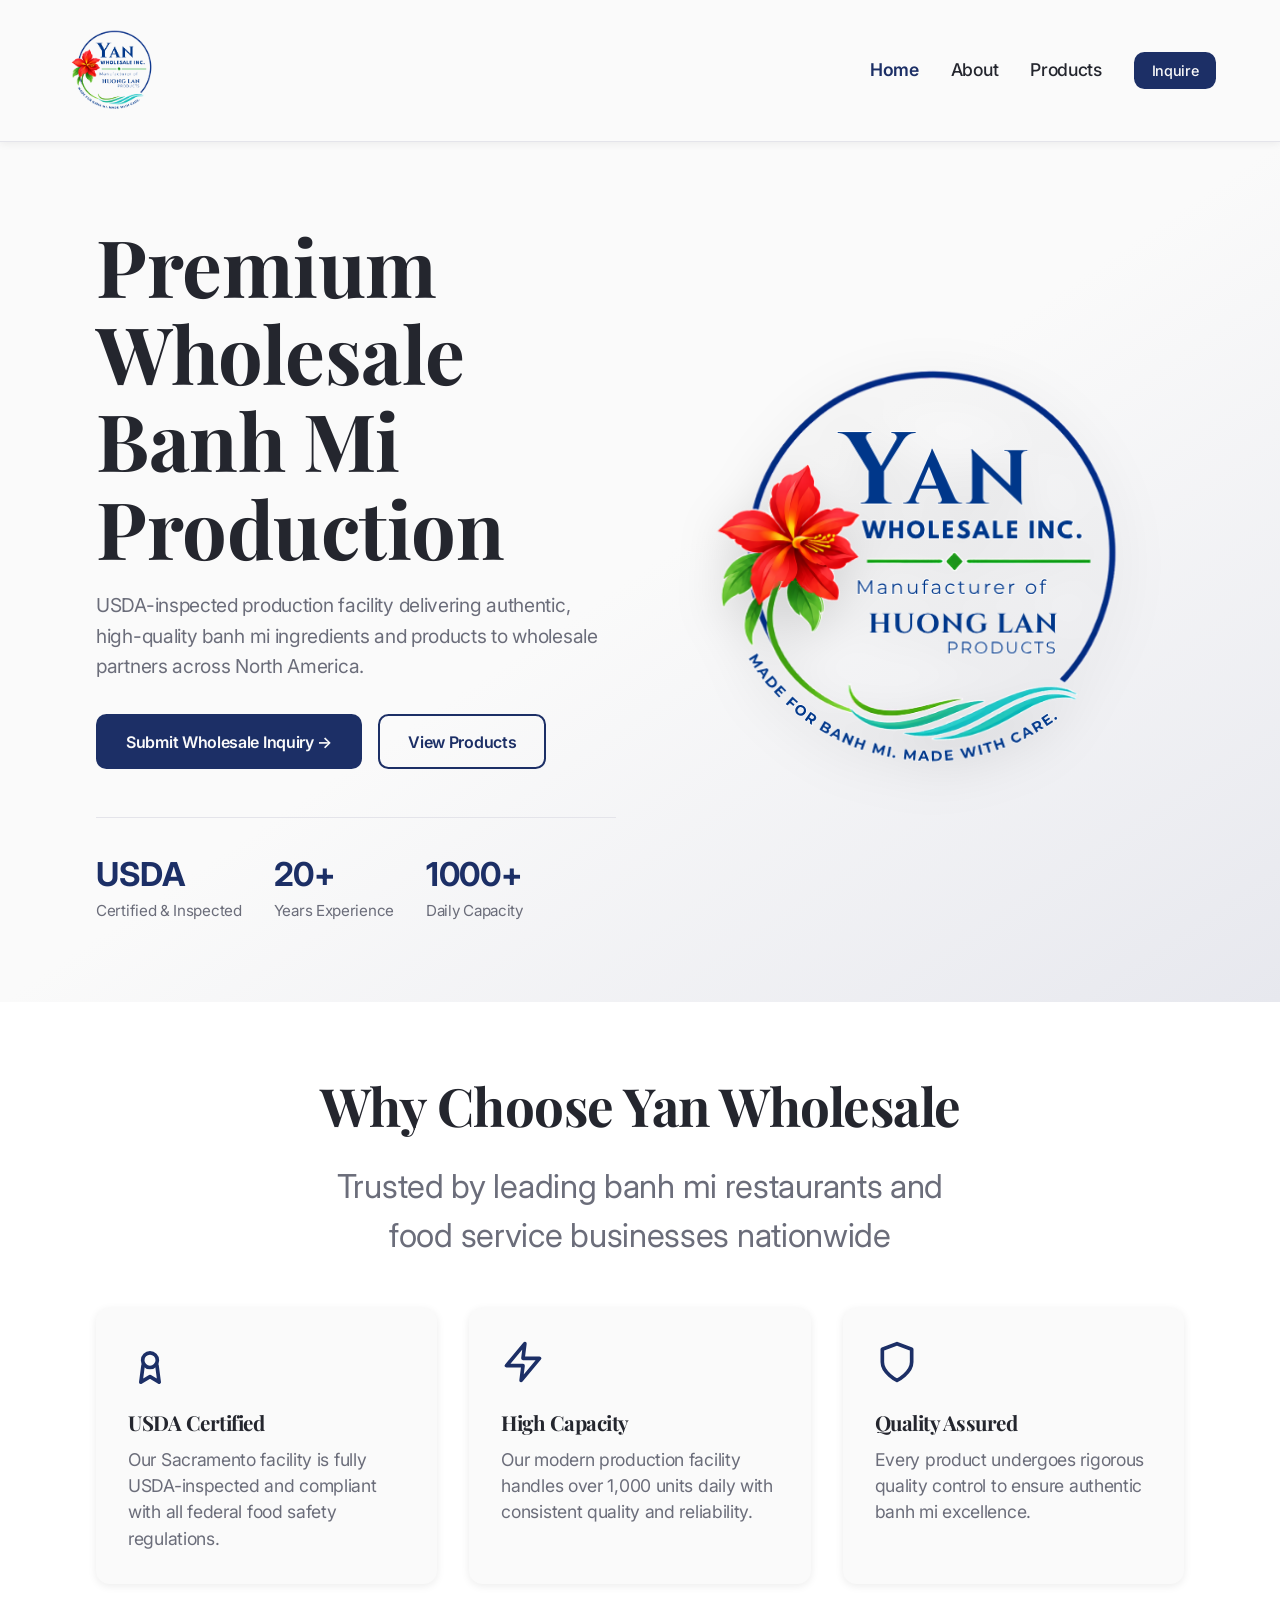
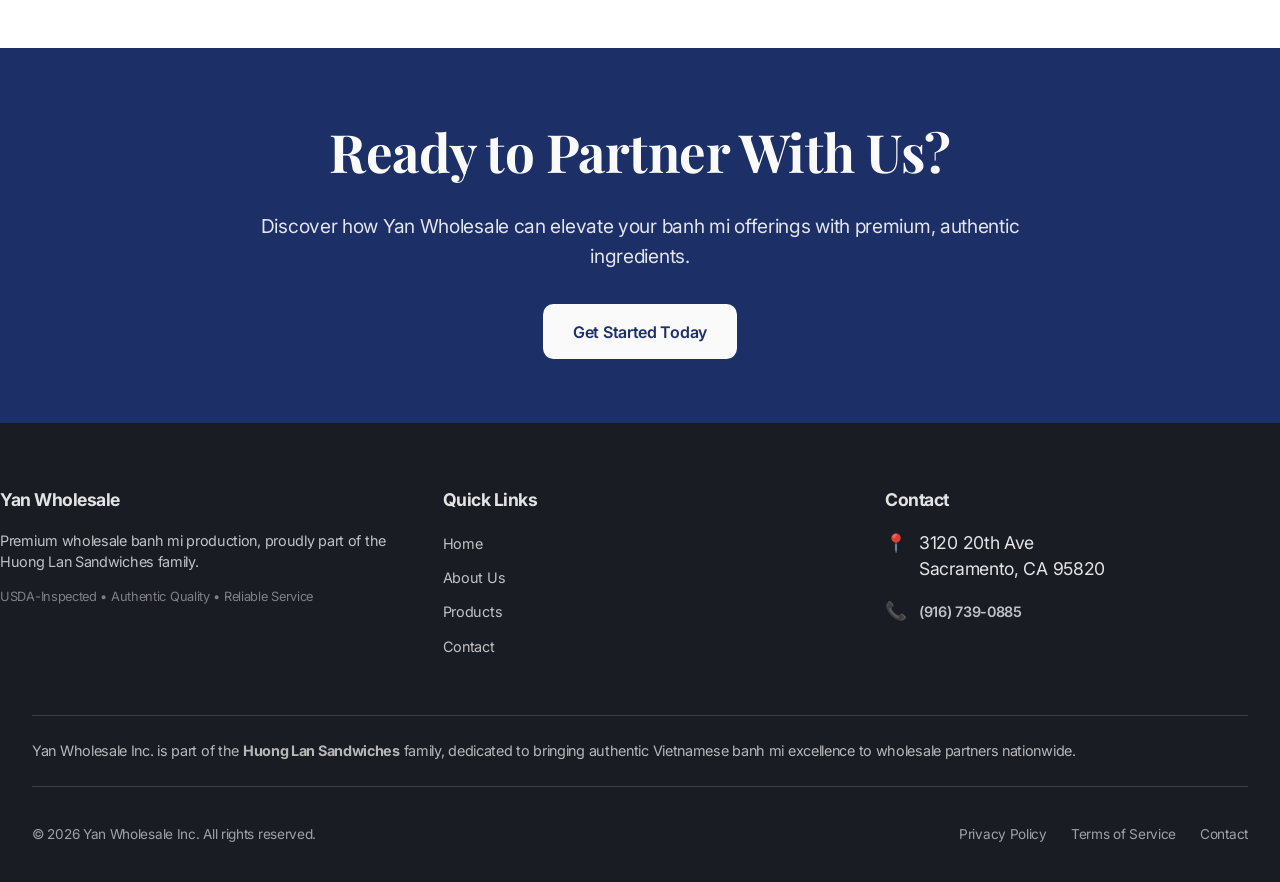
<file: index.html>
<!DOCTYPE html>
<html lang="en">
<head>
<meta charset="UTF-8">
<meta name="viewport" content="width=device-width, initial-scale=1.0">
<title>Yan Wholesale Inc. - Premium Wholesale Banh Mi Production</title>
<meta name="description" content="USDA-inspected production facility delivering authentic, high-quality banh mi ingredients and products to wholesale partners across North America.">
<link rel="icon" href="images/yan-logo.png">
<link rel="stylesheet" href="css/style.css">
</head>
<body>

<nav class="site-nav">
  <div class="container container-6xl nav-inner">
    <a href="index.html" class="logo"><img src="images/yan-logo.png" alt="Yan Wholesale Inc."></a>
    <div class="nav-links">
      <a href="index.html" class="active">Home</a>
      <a href="about.html">About</a>
      <a href="products.html">Products</a>
      <a href="contact.html" class="inquire">Inquire</a>
    </div>
    <button class="nav-toggle" aria-label="Toggle menu">&#9776;</button>
  </div>
  <div class="mobile-menu">
    <a href="index.html" class="active">Home</a>
    <a href="about.html">About</a>
    <a href="products.html">Products</a>
    <a href="contact.html">Inquire</a>
  </div>
</nav>

<section class="hero">
  <div class="container container-6xl hero-grid">
    <div class="hero-text">
      <h1 class="text-hero">Premium Wholesale Banh Mi Production</h1>
      <p class="lead">USDA-inspected production facility delivering authentic, high-quality banh mi ingredients and products to wholesale partners across North America.</p>
      <div style="display:flex; flex-wrap:wrap; gap:1rem; margin-top:2rem;">
        <a href="contact.html" class="btn btn-primary">Submit Wholesale Inquiry &rarr;</a>
        <a href="products.html" class="btn btn-outline">View Products</a>
      </div>
    </div>
    <div class="hero-logo">
      <img src="images/yan-logo.png" alt="Yan Wholesale Logo">
    </div>
    <div class="stats">
      <div>
        <div class="num">USDA</div>
        <div class="label">Certified &amp; Inspected</div>
      </div>
      <div>
        <div class="num">20+</div>
        <div class="label">Years Experience</div>
      </div>
      <div>
        <div class="num">1000+</div>
        <div class="label">Daily Capacity</div>
      </div>
    </div>
  </div>
</section>

<section class="section section-card">
  <div class="container container-6xl">
    <div style="text-align:center; margin-bottom:2rem;">
      <h2 class="section-title">Why Choose Yan Wholesale</h2>
      <p class="section-subtitle" style="margin:0 auto;">Trusted by leading banh mi restaurants and food service businesses nationwide</p>
    </div>
    <div class="cards-3">
      <div class="feature-card">
        <svg class="feature-icon" fill="none" stroke="currentColor" stroke-width="2" viewBox="0 0 24 24"><path stroke-linecap="round" stroke-linejoin="round" d="M12 15a4 4 0 100-8 4 4 0 000 8z"/><path stroke-linecap="round" stroke-linejoin="round" d="M8.21 13.89L7 23l5-3 5 3-1.21-9.12"/></svg>
        <h3>USDA Certified</h3>
        <p>Our Sacramento facility is fully USDA-inspected and compliant with all federal food safety regulations.</p>
      </div>
      <div class="feature-card">
        <svg class="feature-icon" fill="none" stroke="currentColor" stroke-width="2" viewBox="0 0 24 24"><path stroke-linecap="round" stroke-linejoin="round" d="M13 2L3 14h9l-1 8 10-12h-9l1-8z"/></svg>
        <h3>High Capacity</h3>
        <p>Our modern production facility handles over 1,000 units daily with consistent quality and reliability.</p>
      </div>
      <div class="feature-card">
        <svg class="feature-icon" fill="none" stroke="currentColor" stroke-width="2" viewBox="0 0 24 24"><path stroke-linecap="round" stroke-linejoin="round" d="M12 22s8-4 8-10V5l-8-3-8 3v7c0 6 8 10 8 10z"/></svg>
        <h3>Quality Assured</h3>
        <p>Every product undergoes rigorous quality control to ensure authentic banh mi excellence.</p>
      </div>
    </div>
  </div>
</section>

<section class="section section-primary" style="text-align:center;">
  <div class="container container-4xl">
    <h2 class="section-title">Ready to Partner With Us?</h2>
    <p class="lead" style="color:rgba(250,250,250,0.9); margin-bottom:2rem;">Discover how Yan Wholesale can elevate your banh mi offerings with premium, authentic ingredients.</p>
    <a href="contact.html" class="btn btn-light">Get Started Today</a>
  </div>
</section>

<footer class="site-footer">
  <div class="container footer-grid">
    <div>
      <h3>Yan Wholesale</h3>
      <p>Premium wholesale banh mi production, proudly part of the Huong Lan Sandwiches family.</p>
      <p style="opacity:0.6; font-size:0.8rem;">USDA-Inspected &bull; Authentic Quality &bull; Reliable Service</p>
    </div>
    <div>
      <h3>Quick Links</h3>
      <ul>
        <li><a href="index.html">Home</a></li>
        <li><a href="about.html">About Us</a></li>
        <li><a href="products.html">Products</a></li>
        <li><a href="contact.html">Contact</a></li>
      </ul>
    </div>
    <div>
      <h3>Contact</h3>
      <div class="footer-contact-item">
        <span>📍</span>
        <div>3120 20th Ave<br>Sacramento, CA 95820</div>
      </div>
      <div class="footer-contact-item">
        <span>📞</span>
        <div>
          <div><a href="tel:+19167390885" style="font-weight:600;">(916) 739-0885</a></div>
        </div>
      </div>
    </div>
  </div>
  <div class="container">
    <div class="footer-note">Yan Wholesale Inc. is part of the <strong>Huong Lan Sandwiches</strong> family, dedicated to bringing authentic Vietnamese banh mi excellence to wholesale partners nationwide.</div>
    <div class="footer-bottom">
      <p>&copy; 2026 Yan Wholesale Inc. All rights reserved.</p>
      <div class="links">
        <a href="#">Privacy Policy</a>
        <a href="#">Terms of Service</a>
        <a href="contact.html">Contact</a>
      </div>
    </div>
  </div>
</footer>

<script src="js/main.js"></script>
</body>
</html>
</file>
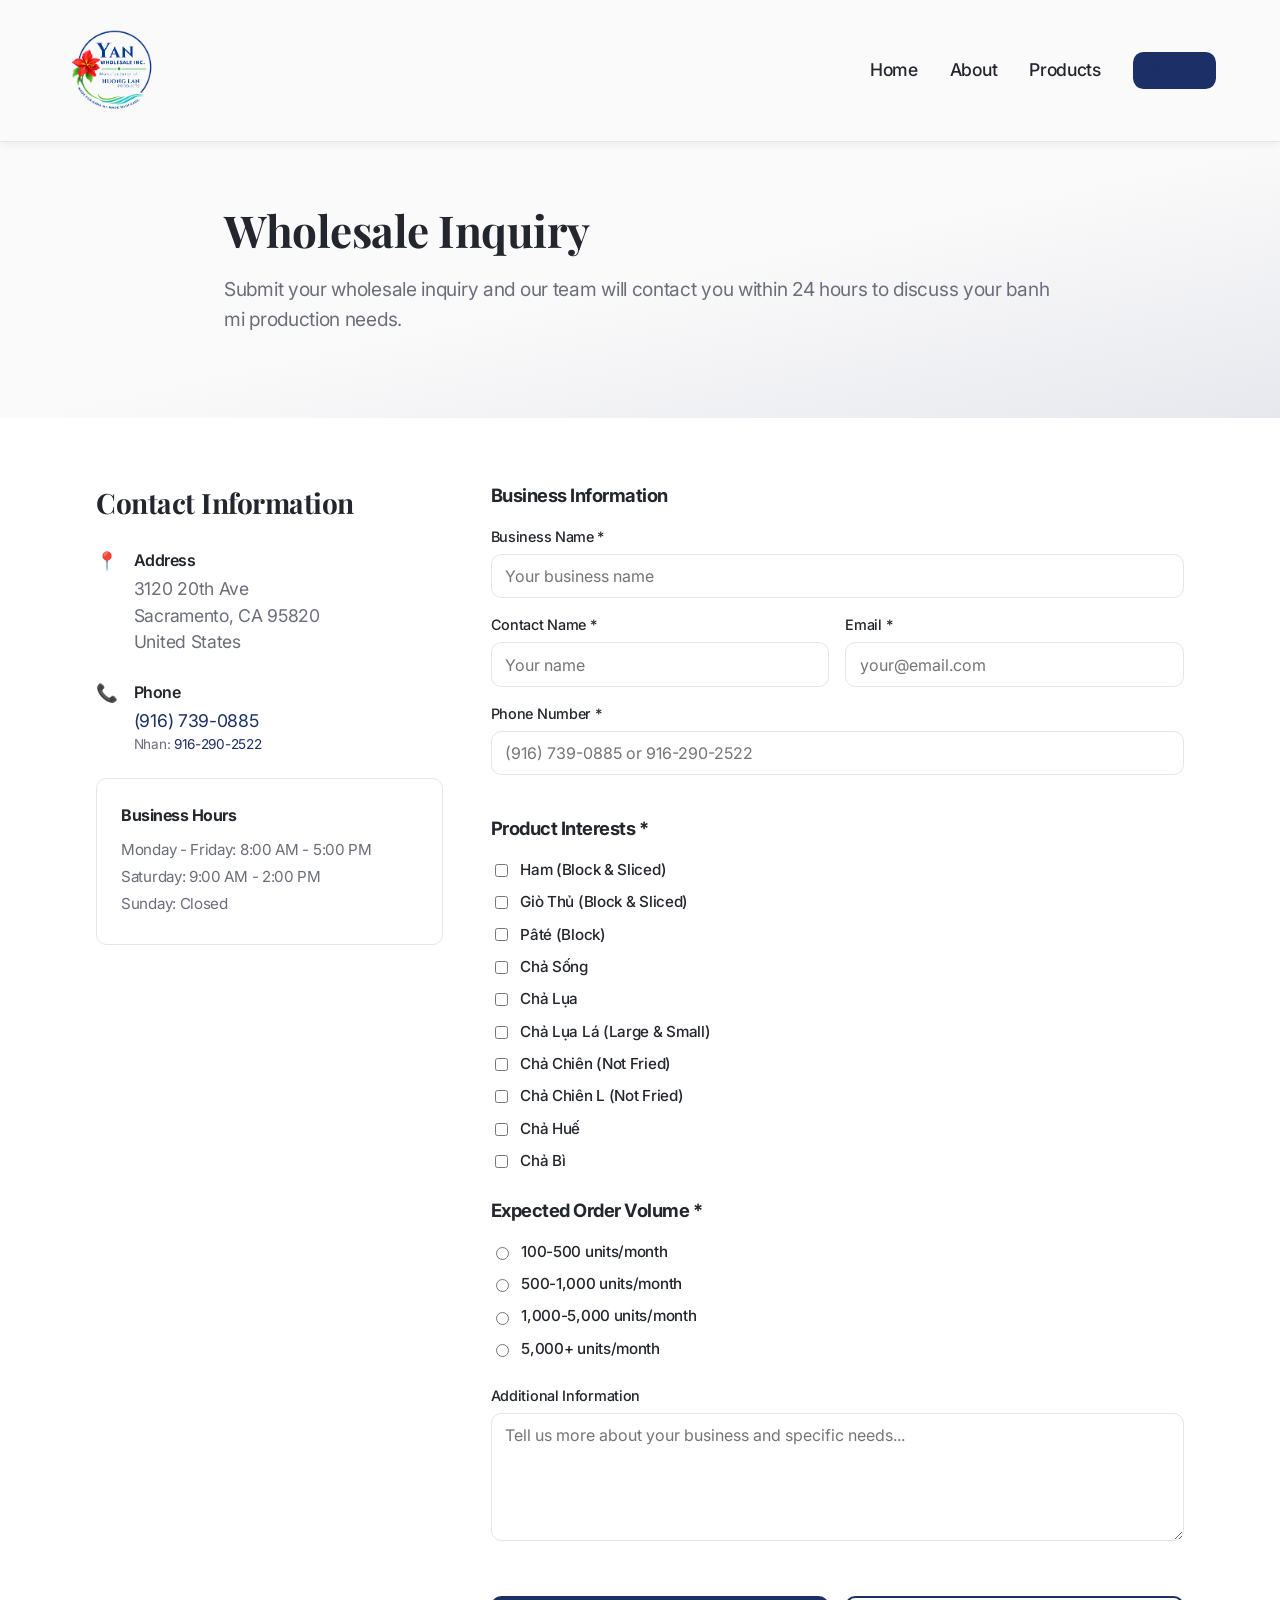
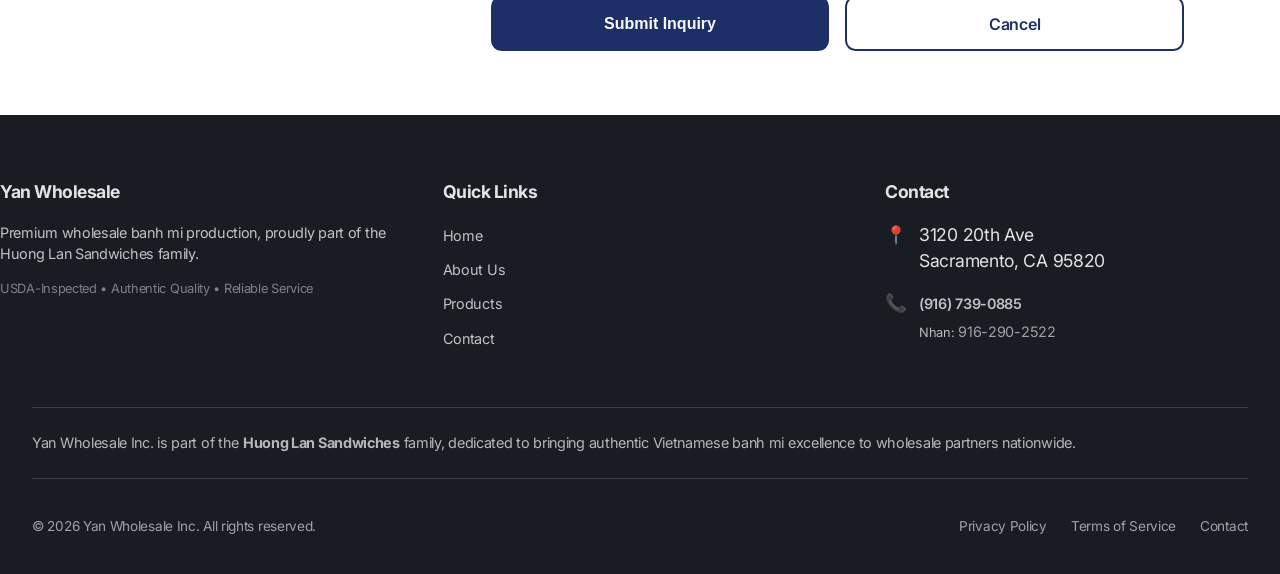
<file: contact.html>
<!DOCTYPE html>
<html lang="en">
<head>
<meta charset="UTF-8">
<meta name="viewport" content="width=device-width, initial-scale=1.0">
<title>Wholesale Inquiry - Yan Wholesale Inc.</title>
<link rel="icon" href="images/yan-logo.png">
<link rel="stylesheet" href="css/style.css">
</head>
<body>

<nav class="site-nav">
  <div class="container container-6xl nav-inner">
    <a href="index.html" class="logo"><img src="images/yan-logo.png" alt="Yan Wholesale Inc."></a>
    <div class="nav-links">
      <a href="index.html">Home</a>
      <a href="about.html">About</a>
      <a href="products.html">Products</a>
      <a href="contact.html" class="inquire active">Inquire</a>
    </div>
    <button class="nav-toggle" aria-label="Toggle menu">&#9776;</button>
  </div>
  <div class="mobile-menu">
    <a href="index.html">Home</a>
    <a href="about.html">About</a>
    <a href="products.html">Products</a>
    <a href="contact.html" class="active">Inquire</a>
  </div>
</nav>

<section class="hero" style="padding: 4rem 0;">
  <div class="container container-4xl">
    <h1 class="text-hero" style="font-size:2.75rem;">Wholesale Inquiry</h1>
    <p class="lead" style="font-size:1.2rem;">Submit your wholesale inquiry and our team will contact you within 24 hours to discuss your banh mi production needs.</p>
  </div>
</section>

<section class="section section-card">
  <div class="container container-6xl contact-grid">

    <!-- Contact Info -->
    <div>
      <h2 class="section-title" style="font-size:1.75rem; margin-bottom:1.5rem;">Contact Information</h2>

      <div class="contact-item">
        <span class="icon">📍</span>
        <div>
          <h3>Address</h3>
          <p>3120 20th Ave<br>Sacramento, CA 95820<br>United States</p>
        </div>
      </div>

      <div class="contact-item">
        <span class="icon">📞</span>
        <div>
          <h3>Phone</h3>
          <p><a href="tel:+19167390885">(916) 739-0885</a></p>
          <p style="font-size:0.85rem;">Nhan: <a href="tel:+19162902522">916-290-2522</a></p>
        </div>
      </div>

      <div class="hours-box">
        <h3>Business Hours</h3>
        <p>Monday - Friday: 8:00 AM - 5:00 PM</p>
        <p>Saturday: 9:00 AM - 2:00 PM</p>
        <p>Sunday: Closed</p>
      </div>
    </div>

    <!-- Form -->
    <div>
      <!--
        This form uses FormSubmit.co so it works with NO backend/server (works on GitHub Pages or GoDaddy).
        Replace "YOUR-EMAIL@example.com" below with the email you want inquiries sent to.
        The first submission will send a confirmation link to that inbox -- click it once to activate.
      -->
      <form class="inquiry" action="https://formsubmit.co/admin@yanwholesale.com" method="POST">
        <input type="hidden" name="_subject" value="New Wholesale Inquiry - Yan Wholesale">
        <input type="hidden" name="_captcha" value="false">
        <input type="hidden" name="_next" value="thank-you.html">

        <div>
          <h3 style="font-family:'Inter',sans-serif; font-size:1.15rem; margin-bottom:1rem;">Business Information</h3>
          <div class="form-group">
            <label for="businessName">Business Name *</label>
            <input type="text" id="businessName" name="Business Name" placeholder="Your business name" required>
          </div>
          <div class="form-row">
            <div class="form-group">
              <label for="contactName">Contact Name *</label>
              <input type="text" id="contactName" name="Contact Name" placeholder="Your name" required>
            </div>
            <div class="form-group">
              <label for="email">Email *</label>
              <input type="email" id="email" name="Email" placeholder="your@email.com" required>
            </div>
          </div>
          <div class="form-group">
            <label for="phone">Phone Number *</label>
            <input type="tel" id="phone" name="Phone" placeholder="(916) 739-0885 or 916-290-2522" required>
          </div>
        </div>

        <div>
          <h3 style="font-family:'Inter',sans-serif; font-size:1.15rem; margin-bottom:1rem;">Product Interests *</h3>
          <div class="checkbox-list">
            <label><input type="checkbox" name="Product Interests[]" value="Ham (Block & Sliced)"> Ham (Block &amp; Sliced)</label>
            <label><input type="checkbox" name="Product Interests[]" value="Gio Thu (Block & Sliced)"> Giò Thủ (Block &amp; Sliced)</label>
            <label><input type="checkbox" name="Product Interests[]" value="Pate (Block)"> Pâté (Block)</label>
            <label><input type="checkbox" name="Product Interests[]" value="Cha Song"> Chả Sống</label>
            <label><input type="checkbox" name="Product Interests[]" value="Cha Lua"> Chả Lụa</label>
            <label><input type="checkbox" name="Product Interests[]" value="Cha Lua La (Large & Small)"> Chả Lụa Lá (Large &amp; Small)</label>
            <label><input type="checkbox" name="Product Interests[]" value="Cha Chien (Not Fried)"> Chả Chiên (Not Fried)</label>
            <label><input type="checkbox" name="Product Interests[]" value="Cha Chien L (Not Fried)"> Chả Chiên L (Not Fried)</label>
            <label><input type="checkbox" name="Product Interests[]" value="Cha Hue"> Chả Huế</label>
            <label><input type="checkbox" name="Product Interests[]" value="Cha Bi"> Chả Bì</label>
          </div>
        </div>

        <div>
          <h3 style="font-family:'Inter',sans-serif; font-size:1.15rem; margin-bottom:1rem;">Expected Order Volume *</h3>
          <div class="radio-list">
            <label><input type="radio" name="Order Volume" value="100-500 units/month" required> 100-500 units/month</label>
            <label><input type="radio" name="Order Volume" value="500-1,000 units/month"> 500-1,000 units/month</label>
            <label><input type="radio" name="Order Volume" value="1,000-5,000 units/month"> 1,000-5,000 units/month</label>
            <label><input type="radio" name="Order Volume" value="5,000+ units/month"> 5,000+ units/month</label>
          </div>
        </div>

        <div class="form-group">
          <label for="additionalInfo">Additional Information</label>
          <textarea id="additionalInfo" name="Additional Information" placeholder="Tell us more about your business and specific needs..."></textarea>
        </div>

        <div class="form-actions">
          <button type="submit" class="btn btn-primary">Submit Inquiry</button>
          <a href="index.html" class="btn btn-outline">Cancel</a>
        </div>
      </form>
    </div>

  </div>
</section>

<footer class="site-footer">
  <div class="container footer-grid">
    <div>
      <h3>Yan Wholesale</h3>
      <p>Premium wholesale banh mi production, proudly part of the Huong Lan Sandwiches family.</p>
      <p style="opacity:0.6; font-size:0.8rem;">USDA-Inspected &bull; Authentic Quality &bull; Reliable Service</p>
    </div>
    <div>
      <h3>Quick Links</h3>
      <ul>
        <li><a href="index.html">Home</a></li>
        <li><a href="about.html">About Us</a></li>
        <li><a href="products.html">Products</a></li>
        <li><a href="contact.html">Contact</a></li>
      </ul>
    </div>
    <div>
      <h3>Contact</h3>
      <div class="footer-contact-item">
        <span>📍</span>
        <div>3120 20th Ave<br>Sacramento, CA 95820</div>
      </div>
      <div class="footer-contact-item">
        <span>📞</span>
        <div>
          <div><a href="tel:+19167390885" style="font-weight:600;">(916) 739-0885</a></div>
          <div style="font-size:0.8rem; opacity:0.8; margin-top:0.25rem;">Nhan: <a href="tel:+19162902522">916-290-2522</a></div>
        </div>
      </div>
    </div>
  </div>
  <div class="container">
    <div class="footer-note">Yan Wholesale Inc. is part of the <strong>Huong Lan Sandwiches</strong> family, dedicated to bringing authentic Vietnamese banh mi excellence to wholesale partners nationwide.</div>
    <div class="footer-bottom">
      <p>&copy; 2026 Yan Wholesale Inc. All rights reserved.</p>
      <div class="links">
        <a href="#">Privacy Policy</a>
        <a href="#">Terms of Service</a>
        <a href="contact.html">Contact</a>
      </div>
    </div>
  </div>
</footer>

<script src="js/main.js"></script>
</body>
</html>
</file>
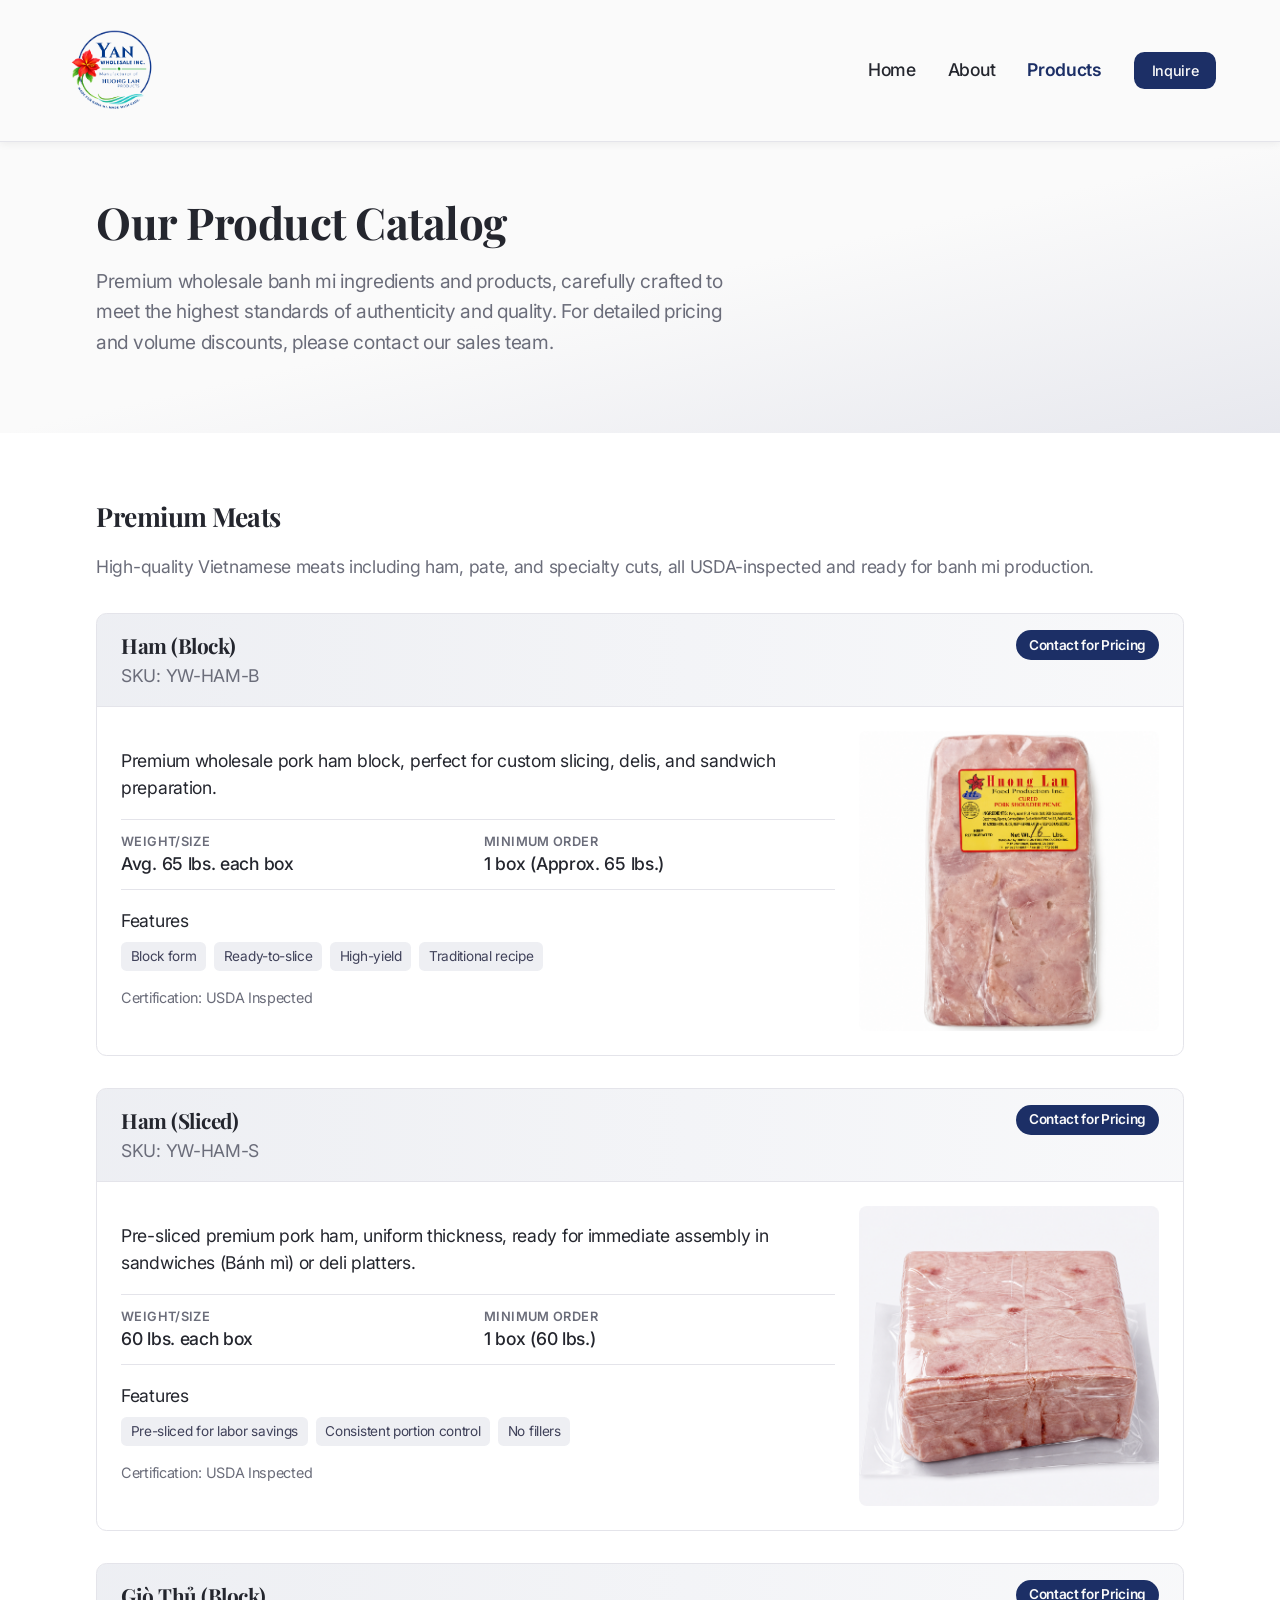
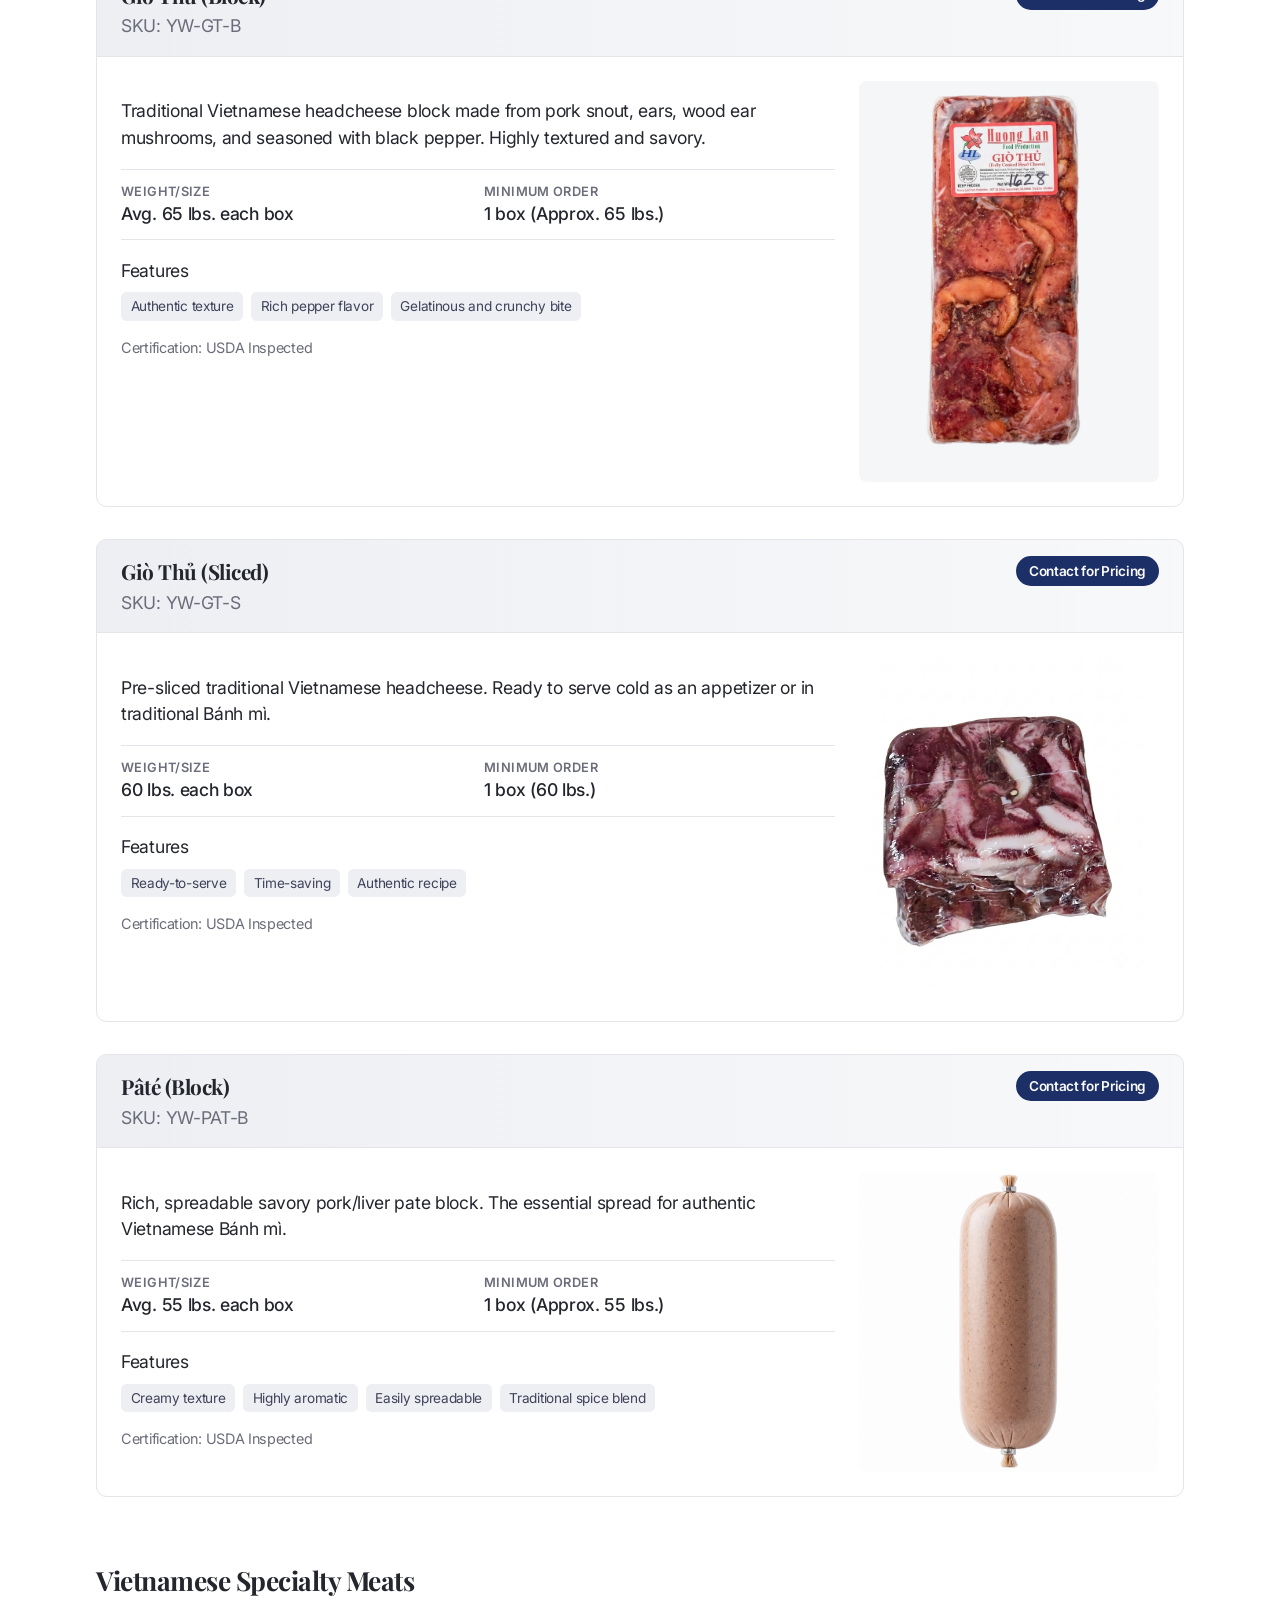
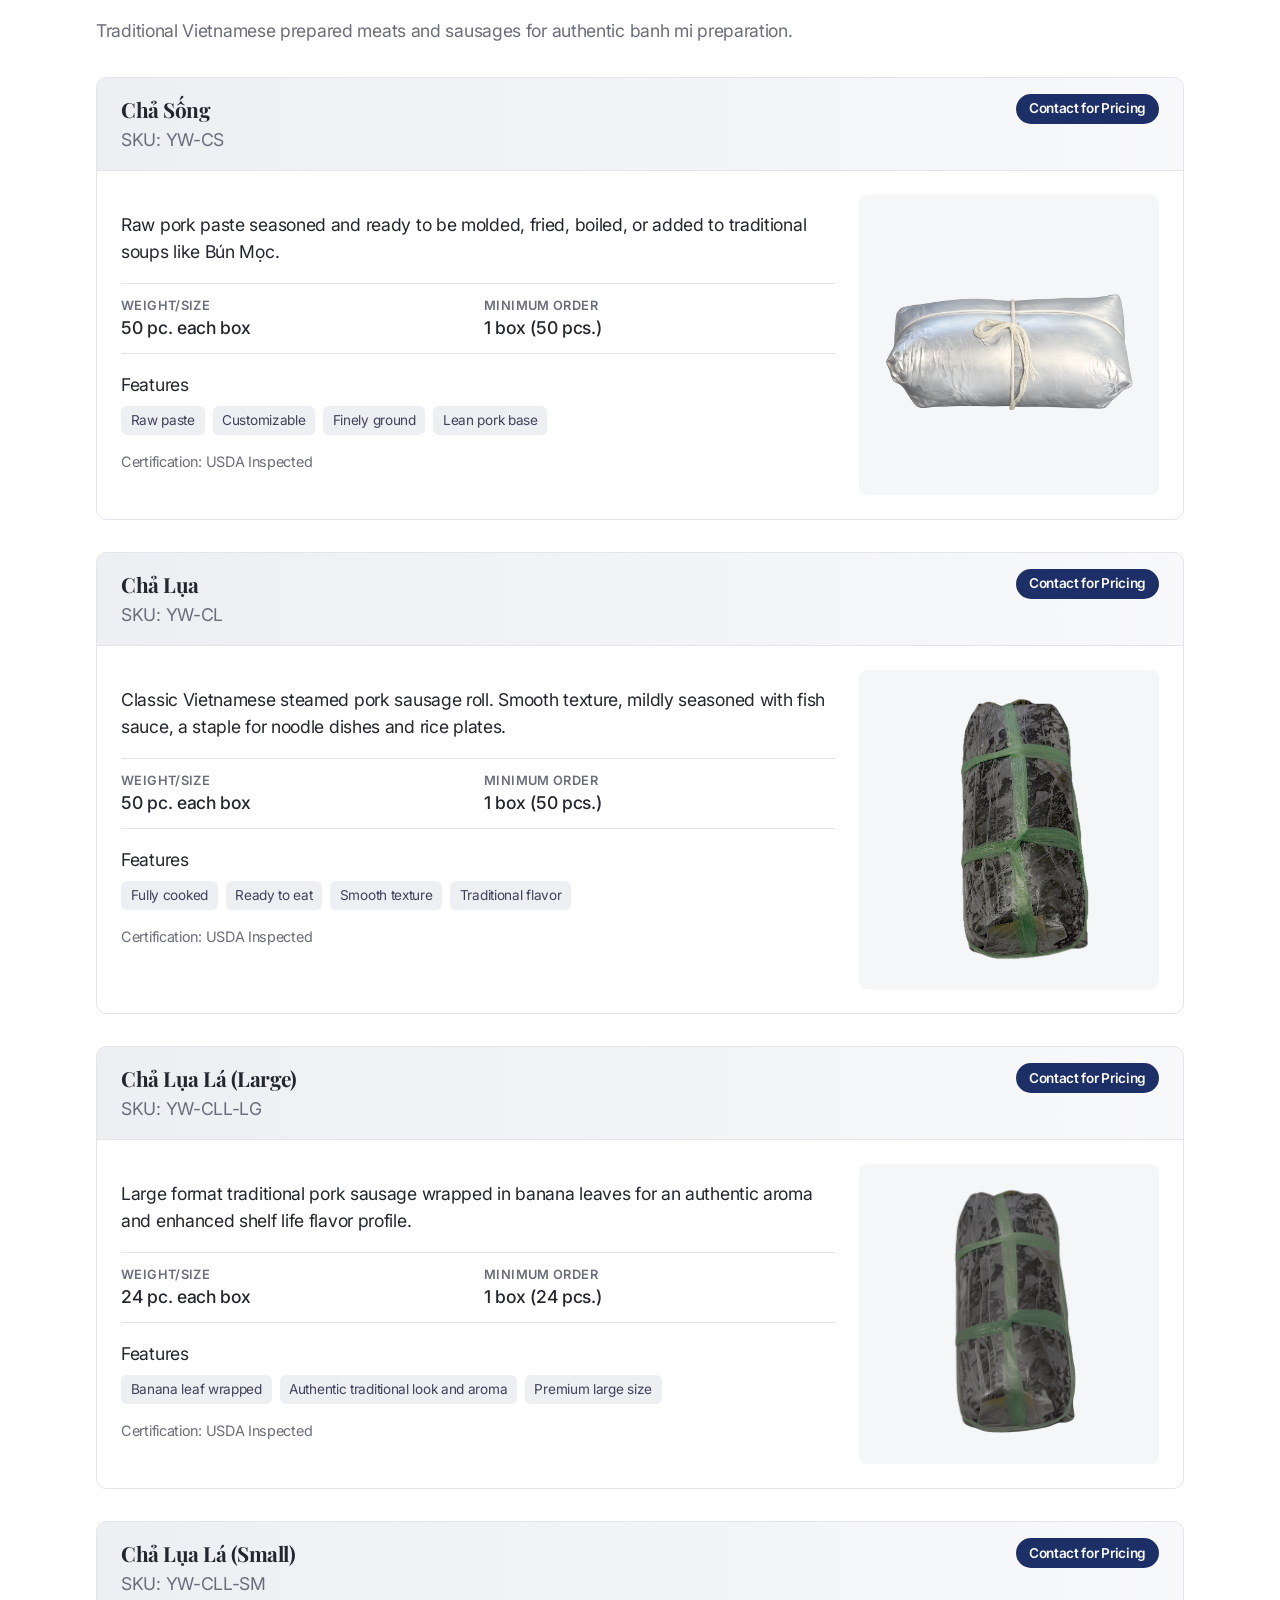
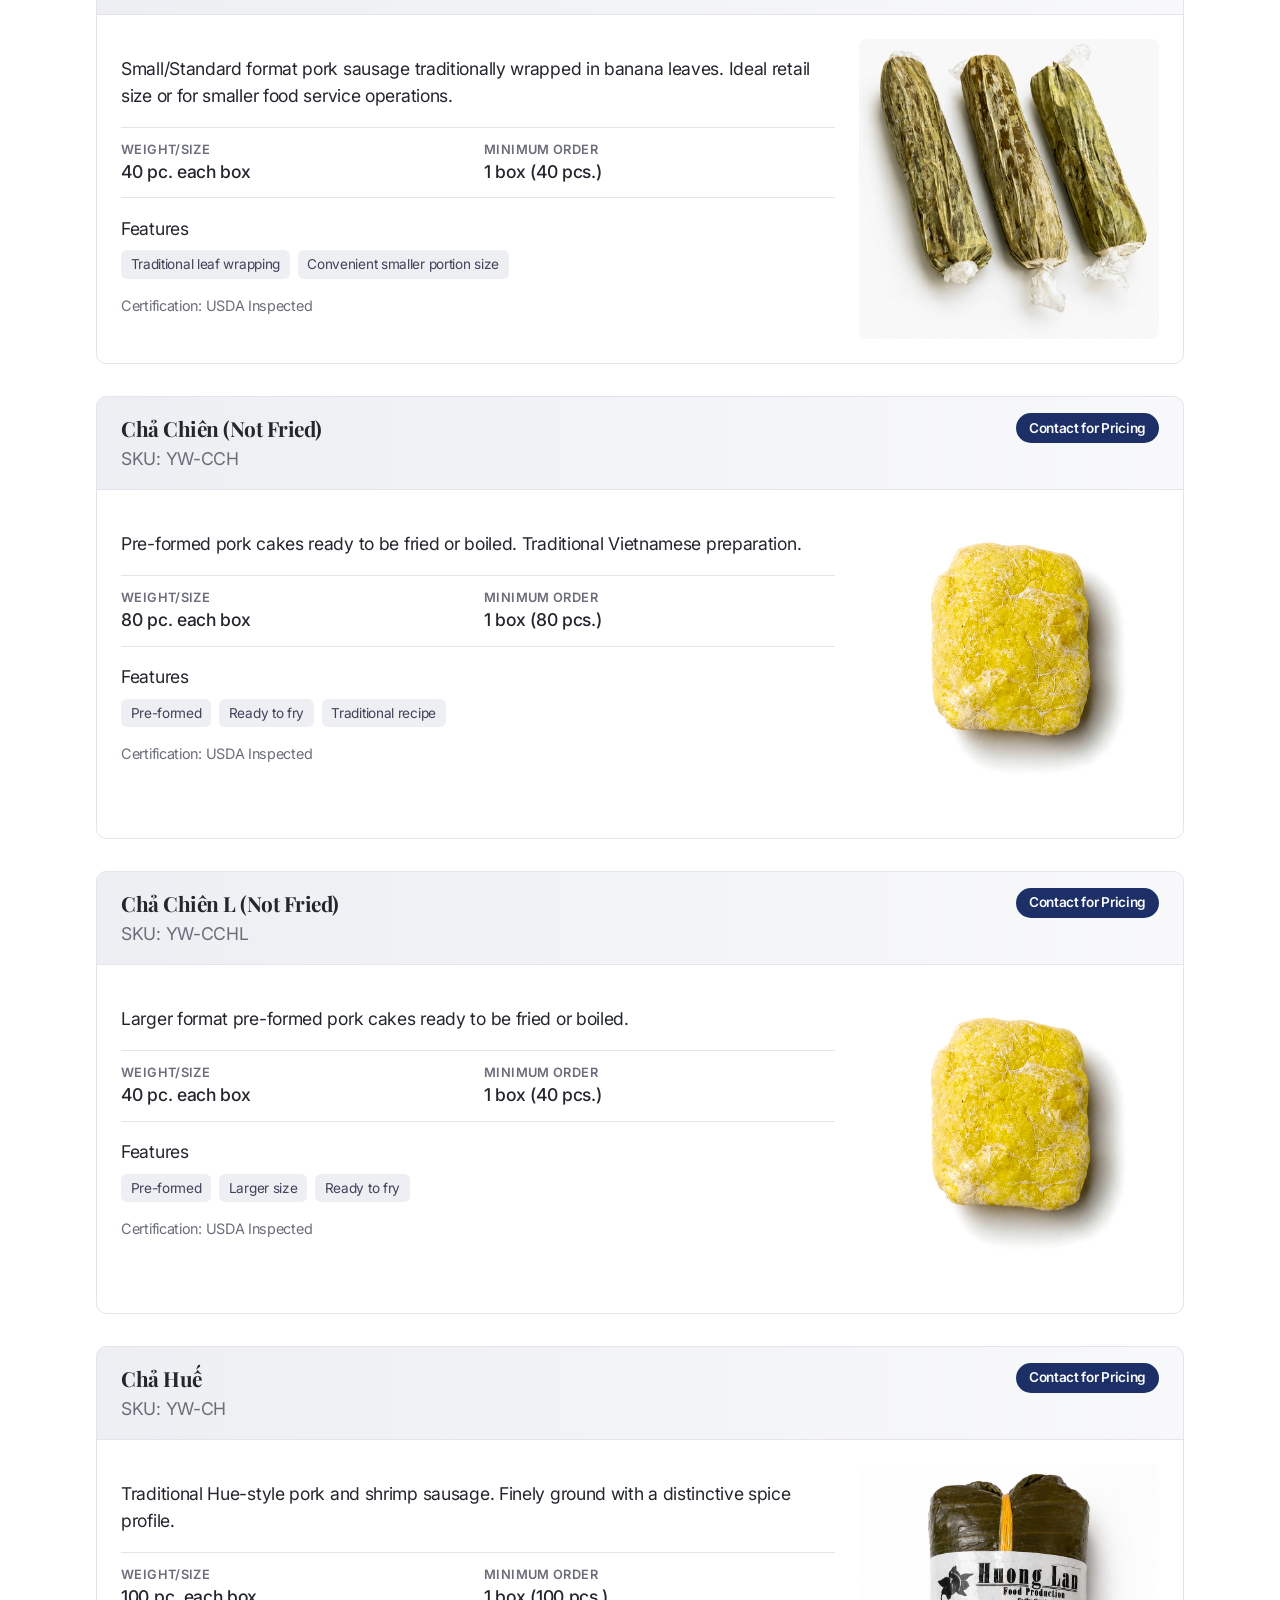
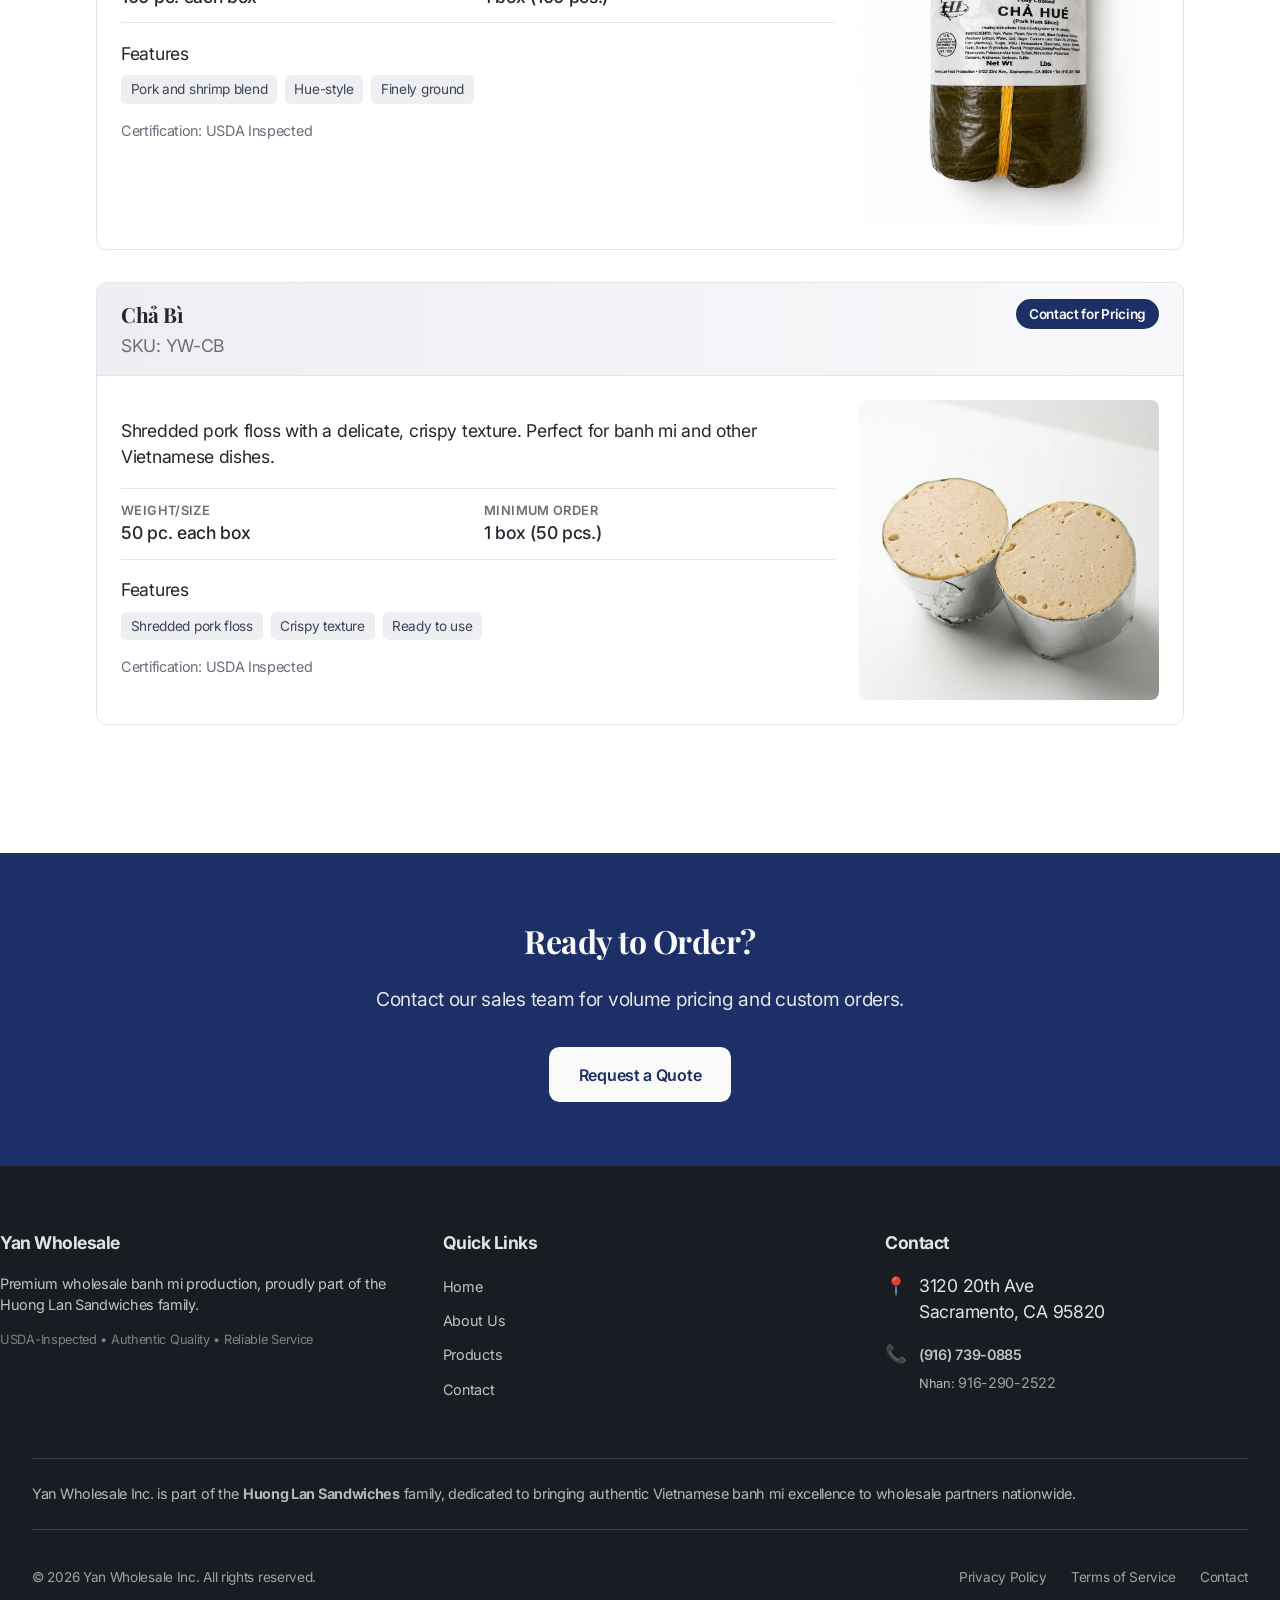
<file: products.html>
<!DOCTYPE html>
<html lang="en">
<head>
<meta charset="UTF-8">
<meta name="viewport" content="width=device-width, initial-scale=1.0">
<title>Product Catalog - Yan Wholesale Inc.</title>
<link rel="icon" href="images/yan-logo.png">
<link rel="stylesheet" href="css/style.css">
</head>
<body>

<nav class="site-nav">
  <div class="container container-6xl nav-inner">
    <a href="index.html" class="logo"><img src="images/yan-logo.png" alt="Yan Wholesale Inc."></a>
    <div class="nav-links">
      <a href="index.html">Home</a>
      <a href="about.html">About</a>
      <a href="products.html" class="active">Products</a>
      <a href="contact.html" class="inquire">Inquire</a>
    </div>
    <button class="nav-toggle" aria-label="Toggle menu">&#9776;</button>
  </div>
  <div class="mobile-menu">
    <a href="index.html">Home</a>
    <a href="about.html">About</a>
    <a href="products.html" class="active">Products</a>
    <a href="contact.html">Inquire</a>
  </div>
</nav>

<section class="hero" style="padding: 3.5rem 0;">
  <div class="container container-6xl">
    <h1 class="text-hero" style="font-size:2.75rem;">Our Product Catalog</h1>
    <p class="lead" style="max-width:640px;">Premium wholesale banh mi ingredients and products, carefully crafted to meet the highest standards of authenticity and quality. For detailed pricing and volume discounts, please contact our sales team.</p>
  </div>
</section>

<section class="section section-card">
  <div class="container container-6xl">

    <!-- Premium Meats -->
    <div class="product-category">
      <h2>Premium Meats</h2>
      <p>High-quality Vietnamese meats including ham, pate, and specialty cuts, all USDA-inspected and ready for banh mi production.</p>

      <div class="product-card">
        <div class="product-card-header">
          <div><h3>Ham (Block)</h3><p class="sku">SKU: YW-HAM-B</p></div>
          <span class="pill">Contact for Pricing</span>
        </div>
        <div class="product-card-body">
          <div>
            <p>Premium wholesale pork ham block, perfect for custom slicing, delis, and sandwich preparation.</p>
            <div class="spec-grid">
              <div><p class="spec-label">Weight/Size</p><p class="spec-value">Avg. 65 lbs. each box</p></div>
              <div><p class="spec-label">Minimum Order</p><p class="spec-value">1 box (Approx. 65 lbs.)</p></div>
            </div>
            <p class="spec-label" style="margin-bottom:0.5rem;">Features</p>
            <div class="feature-tags"><span>Block form</span><span>Ready-to-slice</span><span>High-yield</span><span>Traditional recipe</span></div>
            <p style="margin-top:1rem; font-size:0.9rem; color:var(--muted-foreground);">Certification: USDA Inspected</p>
          </div>
          <div class="product-image"><img src="images/products/ham-block.png" alt="Ham (Block)" onerror="this.parentElement.innerHTML='<span style=\'color:#999;font-size:0.85rem;\'>Photo coming soon</span>'"></div>
        </div>
      </div>

      <div class="product-card">
        <div class="product-card-header">
          <div><h3>Ham (Sliced)</h3><p class="sku">SKU: YW-HAM-S</p></div>
          <span class="pill">Contact for Pricing</span>
        </div>
        <div class="product-card-body">
          <div>
            <p>Pre-sliced premium pork ham, uniform thickness, ready for immediate assembly in sandwiches (Bánh mì) or deli platters.</p>
            <div class="spec-grid">
              <div><p class="spec-label">Weight/Size</p><p class="spec-value">60 lbs. each box</p></div>
              <div><p class="spec-label">Minimum Order</p><p class="spec-value">1 box (60 lbs.)</p></div>
            </div>
            <p class="spec-label" style="margin-bottom:0.5rem;">Features</p>
            <div class="feature-tags"><span>Pre-sliced for labor savings</span><span>Consistent portion control</span><span>No fillers</span></div>
            <p style="margin-top:1rem; font-size:0.9rem; color:var(--muted-foreground);">Certification: USDA Inspected</p>
          </div>
          <div class="product-image"><img src="images/products/ham-sliced.png" alt="Ham (Sliced)" onerror="this.parentElement.innerHTML='<span style=\'color:#999;font-size:0.85rem;\'>Photo coming soon</span>'"></div>
        </div>
      </div>

      <div class="product-card">
        <div class="product-card-header">
          <div><h3>Giò Thủ (Block)</h3><p class="sku">SKU: YW-GT-B</p></div>
          <span class="pill">Contact for Pricing</span>
        </div>
        <div class="product-card-body">
          <div>
            <p>Traditional Vietnamese headcheese block made from pork snout, ears, wood ear mushrooms, and seasoned with black pepper. Highly textured and savory.</p>
            <div class="spec-grid">
              <div><p class="spec-label">Weight/Size</p><p class="spec-value">Avg. 65 lbs. each box</p></div>
              <div><p class="spec-label">Minimum Order</p><p class="spec-value">1 box (Approx. 65 lbs.)</p></div>
            </div>
            <p class="spec-label" style="margin-bottom:0.5rem;">Features</p>
            <div class="feature-tags"><span>Authentic texture</span><span>Rich pepper flavor</span><span>Gelatinous and crunchy bite</span></div>
            <p style="margin-top:1rem; font-size:0.9rem; color:var(--muted-foreground);">Certification: USDA Inspected</p>
          </div>
          <div class="product-image"><img src="images/products/gio-thu-block.png" alt="Giò Thủ (Block)" onerror="this.parentElement.innerHTML='<span style=\'color:#999;font-size:0.85rem;\'>Photo coming soon</span>'"></div>
        </div>
      </div>

      <div class="product-card">
        <div class="product-card-header">
          <div><h3>Giò Thủ (Sliced)</h3><p class="sku">SKU: YW-GT-S</p></div>
          <span class="pill">Contact for Pricing</span>
        </div>
        <div class="product-card-body">
          <div>
            <p>Pre-sliced traditional Vietnamese headcheese. Ready to serve cold as an appetizer or in traditional Bánh mì.</p>
            <div class="spec-grid">
              <div><p class="spec-label">Weight/Size</p><p class="spec-value">60 lbs. each box</p></div>
              <div><p class="spec-label">Minimum Order</p><p class="spec-value">1 box (60 lbs.)</p></div>
            </div>
            <p class="spec-label" style="margin-bottom:0.5rem;">Features</p>
            <div class="feature-tags"><span>Ready-to-serve</span><span>Time-saving</span><span>Authentic recipe</span></div>
            <p style="margin-top:1rem; font-size:0.9rem; color:var(--muted-foreground);">Certification: USDA Inspected</p>
          </div>
          <div class="product-image"><img src="images/products/gio-thu-sliced.png" alt="Giò Thủ (Sliced)" onerror="this.parentElement.innerHTML='<span style=\'color:#999;font-size:0.85rem;\'>Photo coming soon</span>'"></div>
        </div>
      </div>

      <div class="product-card">
        <div class="product-card-header">
          <div><h3>Pâté (Block)</h3><p class="sku">SKU: YW-PAT-B</p></div>
          <span class="pill">Contact for Pricing</span>
        </div>
        <div class="product-card-body">
          <div>
            <p>Rich, spreadable savory pork/liver pate block. The essential spread for authentic Vietnamese Bánh mì.</p>
            <div class="spec-grid">
              <div><p class="spec-label">Weight/Size</p><p class="spec-value">Avg. 55 lbs. each box</p></div>
              <div><p class="spec-label">Minimum Order</p><p class="spec-value">1 box (Approx. 55 lbs.)</p></div>
            </div>
            <p class="spec-label" style="margin-bottom:0.5rem;">Features</p>
            <div class="feature-tags"><span>Creamy texture</span><span>Highly aromatic</span><span>Easily spreadable</span><span>Traditional spice blend</span></div>
            <p style="margin-top:1rem; font-size:0.9rem; color:var(--muted-foreground);">Certification: USDA Inspected</p>
          </div>
          <div class="product-image"><img src="images/products/pate-block.png" alt="Pâté (Block)" onerror="this.parentElement.innerHTML='<span style=\'color:#999;font-size:0.85rem;\'>Photo coming soon</span>'"></div>
        </div>
      </div>
    </div>

    <!-- Vietnamese Specialty Meats -->
    <div class="product-category">
      <h2>Vietnamese Specialty Meats</h2>
      <p>Traditional Vietnamese prepared meats and sausages for authentic banh mi preparation.</p>

      <div class="product-card">
        <div class="product-card-header">
          <div><h3>Chả Sống</h3><p class="sku">SKU: YW-CS</p></div>
          <span class="pill">Contact for Pricing</span>
        </div>
        <div class="product-card-body">
          <div>
            <p>Raw pork paste seasoned and ready to be molded, fried, boiled, or added to traditional soups like Bún Mọc.</p>
            <div class="spec-grid">
              <div><p class="spec-label">Weight/Size</p><p class="spec-value">50 pc. each box</p></div>
              <div><p class="spec-label">Minimum Order</p><p class="spec-value">1 box (50 pcs.)</p></div>
            </div>
            <p class="spec-label" style="margin-bottom:0.5rem;">Features</p>
            <div class="feature-tags"><span>Raw paste</span><span>Customizable</span><span>Finely ground</span><span>Lean pork base</span></div>
            <p style="margin-top:1rem; font-size:0.9rem; color:var(--muted-foreground);">Certification: USDA Inspected</p>
          </div>
          <div class="product-image"><img src="images/products/cha-song.png" alt="Chả Sống" onerror="this.parentElement.innerHTML='<span style=\'color:#999;font-size:0.85rem;\'>Photo coming soon</span>'"></div>
        </div>
      </div>

      <div class="product-card">
        <div class="product-card-header">
          <div><h3>Chả Lụa</h3><p class="sku">SKU: YW-CL</p></div>
          <span class="pill">Contact for Pricing</span>
        </div>
        <div class="product-card-body">
          <div>
            <p>Classic Vietnamese steamed pork sausage roll. Smooth texture, mildly seasoned with fish sauce, a staple for noodle dishes and rice plates.</p>
            <div class="spec-grid">
              <div><p class="spec-label">Weight/Size</p><p class="spec-value">50 pc. each box</p></div>
              <div><p class="spec-label">Minimum Order</p><p class="spec-value">1 box (50 pcs.)</p></div>
            </div>
            <p class="spec-label" style="margin-bottom:0.5rem;">Features</p>
            <div class="feature-tags"><span>Fully cooked</span><span>Ready to eat</span><span>Smooth texture</span><span>Traditional flavor</span></div>
            <p style="margin-top:1rem; font-size:0.9rem; color:var(--muted-foreground);">Certification: USDA Inspected</p>
          </div>
          <div class="product-image"><img src="images/products/cha-lua.png" alt="Chả Lụa" onerror="this.parentElement.innerHTML='<span style=\'color:#999;font-size:0.85rem;\'>Photo coming soon</span>'"></div>
        </div>
      </div>

      <div class="product-card">
        <div class="product-card-header">
          <div><h3>Chả Lụa Lá (Large)</h3><p class="sku">SKU: YW-CLL-LG</p></div>
          <span class="pill">Contact for Pricing</span>
        </div>
        <div class="product-card-body">
          <div>
            <p>Large format traditional pork sausage wrapped in banana leaves for an authentic aroma and enhanced shelf life flavor profile.</p>
            <div class="spec-grid">
              <div><p class="spec-label">Weight/Size</p><p class="spec-value">24 pc. each box</p></div>
              <div><p class="spec-label">Minimum Order</p><p class="spec-value">1 box (24 pcs.)</p></div>
            </div>
            <p class="spec-label" style="margin-bottom:0.5rem;">Features</p>
            <div class="feature-tags"><span>Banana leaf wrapped</span><span>Authentic traditional look and aroma</span><span>Premium large size</span></div>
            <p style="margin-top:1rem; font-size:0.9rem; color:var(--muted-foreground);">Certification: USDA Inspected</p>
          </div>
          <div class="product-image"><img src="images/products/cha-lua-la-large.png" alt="Chả Lụa Lá (Large)" onerror="this.parentElement.innerHTML='<span style=\'color:#999;font-size:0.85rem;\'>Photo coming soon</span>'"></div>
        </div>
      </div>

      <div class="product-card">
        <div class="product-card-header">
          <div><h3>Chả Lụa Lá (Small)</h3><p class="sku">SKU: YW-CLL-SM</p></div>
          <span class="pill">Contact for Pricing</span>
        </div>
        <div class="product-card-body">
          <div>
            <p>Small/Standard format pork sausage traditionally wrapped in banana leaves. Ideal retail size or for smaller food service operations.</p>
            <div class="spec-grid">
              <div><p class="spec-label">Weight/Size</p><p class="spec-value">40 pc. each box</p></div>
              <div><p class="spec-label">Minimum Order</p><p class="spec-value">1 box (40 pcs.)</p></div>
            </div>
            <p class="spec-label" style="margin-bottom:0.5rem;">Features</p>
            <div class="feature-tags"><span>Traditional leaf wrapping</span><span>Convenient smaller portion size</span></div>
            <p style="margin-top:1rem; font-size:0.9rem; color:var(--muted-foreground);">Certification: USDA Inspected</p>
          </div>
          <div class="product-image"><img src="images/products/cha-lua-la-small.png" alt="Chả Lụa Lá (Small)" onerror="this.parentElement.innerHTML='<span style=\'color:#999;font-size:0.85rem;\'>Photo coming soon</span>'"></div>
        </div>
      </div>

      <div class="product-card">
        <div class="product-card-header">
          <div><h3>Chả Chiên (Not Fried)</h3><p class="sku">SKU: YW-CCH</p></div>
          <span class="pill">Contact for Pricing</span>
        </div>
        <div class="product-card-body">
          <div>
            <p>Pre-formed pork cakes ready to be fried or boiled. Traditional Vietnamese preparation.</p>
            <div class="spec-grid">
              <div><p class="spec-label">Weight/Size</p><p class="spec-value">80 pc. each box</p></div>
              <div><p class="spec-label">Minimum Order</p><p class="spec-value">1 box (80 pcs.)</p></div>
            </div>
            <p class="spec-label" style="margin-bottom:0.5rem;">Features</p>
            <div class="feature-tags"><span>Pre-formed</span><span>Ready to fry</span><span>Traditional recipe</span></div>
            <p style="margin-top:1rem; font-size:0.9rem; color:var(--muted-foreground);">Certification: USDA Inspected</p>
          </div>
          <div class="product-image"><img src="images/products/cha-chien.png" alt="Chả Chiên (Not Fried)" onerror="this.parentElement.innerHTML='<span style=\'color:#999;font-size:0.85rem;\'>Photo coming soon</span>'"></div>
        </div>
      </div>

      <div class="product-card">
        <div class="product-card-header">
          <div><h3>Chả Chiên L (Not Fried)</h3><p class="sku">SKU: YW-CCHL</p></div>
          <span class="pill">Contact for Pricing</span>
        </div>
        <div class="product-card-body">
          <div>
            <p>Larger format pre-formed pork cakes ready to be fried or boiled.</p>
            <div class="spec-grid">
              <div><p class="spec-label">Weight/Size</p><p class="spec-value">40 pc. each box</p></div>
              <div><p class="spec-label">Minimum Order</p><p class="spec-value">1 box (40 pcs.)</p></div>
            </div>
            <p class="spec-label" style="margin-bottom:0.5rem;">Features</p>
            <div class="feature-tags"><span>Pre-formed</span><span>Larger size</span><span>Ready to fry</span></div>
            <p style="margin-top:1rem; font-size:0.9rem; color:var(--muted-foreground);">Certification: USDA Inspected</p>
          </div>
          <div class="product-image"><img src="images/products/cha-chien-l.png" alt="Chả Chiên L (Not Fried)" onerror="this.parentElement.innerHTML='<span style=\'color:#999;font-size:0.85rem;\'>Photo coming soon</span>'"></div>
        </div>
      </div>

      <div class="product-card">
        <div class="product-card-header">
          <div><h3>Chả Huế</h3><p class="sku">SKU: YW-CH</p></div>
          <span class="pill">Contact for Pricing</span>
        </div>
        <div class="product-card-body">
          <div>
            <p>Traditional Hue-style pork and shrimp sausage. Finely ground with a distinctive spice profile.</p>
            <div class="spec-grid">
              <div><p class="spec-label">Weight/Size</p><p class="spec-value">100 pc. each box</p></div>
              <div><p class="spec-label">Minimum Order</p><p class="spec-value">1 box (100 pcs.)</p></div>
            </div>
            <p class="spec-label" style="margin-bottom:0.5rem;">Features</p>
            <div class="feature-tags"><span>Pork and shrimp blend</span><span>Hue-style</span><span>Finely ground</span></div>
            <p style="margin-top:1rem; font-size:0.9rem; color:var(--muted-foreground);">Certification: USDA Inspected</p>
          </div>
          <div class="product-image"><img src="images/products/cha-hue.png" alt="Chả Huế" onerror="this.parentElement.innerHTML='<span style=\'color:#999;font-size:0.85rem;\'>Photo coming soon</span>'"></div>
        </div>
      </div>

      <div class="product-card">
        <div class="product-card-header">
          <div><h3>Chả Bì</h3><p class="sku">SKU: YW-CB</p></div>
          <span class="pill">Contact for Pricing</span>
        </div>
        <div class="product-card-body">
          <div>
            <p>Shredded pork floss with a delicate, crispy texture. Perfect for banh mi and other Vietnamese dishes.</p>
            <div class="spec-grid">
              <div><p class="spec-label">Weight/Size</p><p class="spec-value">50 pc. each box</p></div>
              <div><p class="spec-label">Minimum Order</p><p class="spec-value">1 box (50 pcs.)</p></div>
            </div>
            <p class="spec-label" style="margin-bottom:0.5rem;">Features</p>
            <div class="feature-tags"><span>Shredded pork floss</span><span>Crispy texture</span><span>Ready to use</span></div>
            <p style="margin-top:1rem; font-size:0.9rem; color:var(--muted-foreground);">Certification: USDA Inspected</p>
          </div>
          <div class="product-image"><img src="images/products/cha-bi.png" alt="Chả Bì" onerror="this.parentElement.innerHTML='<span style=\'color:#999;font-size:0.85rem;\'>Photo coming soon</span>'"></div>
        </div>
      </div>
    </div>

  </div>
</section>

<section class="section section-primary" style="text-align:center;">
  <div class="container container-4xl">
    <h2 class="section-title" style="font-size:2rem;">Ready to Order?</h2>
    <p class="lead" style="color:rgba(250,250,250,0.9); margin-bottom:2rem;">Contact our sales team for volume pricing and custom orders.</p>
    <a href="contact.html" class="btn btn-light">Request a Quote</a>
  </div>
</section>

<footer class="site-footer">
  <div class="container footer-grid">
    <div>
      <h3>Yan Wholesale</h3>
      <p>Premium wholesale banh mi production, proudly part of the Huong Lan Sandwiches family.</p>
      <p style="opacity:0.6; font-size:0.8rem;">USDA-Inspected &bull; Authentic Quality &bull; Reliable Service</p>
    </div>
    <div>
      <h3>Quick Links</h3>
      <ul>
        <li><a href="index.html">Home</a></li>
        <li><a href="about.html">About Us</a></li>
        <li><a href="products.html">Products</a></li>
        <li><a href="contact.html">Contact</a></li>
      </ul>
    </div>
    <div>
      <h3>Contact</h3>
      <div class="footer-contact-item">
        <span>📍</span>
        <div>3120 20th Ave<br>Sacramento, CA 95820</div>
      </div>
      <div class="footer-contact-item">
        <span>📞</span>
        <div>
          <div><a href="tel:+19167390885" style="font-weight:600;">(916) 739-0885</a></div>
          <div style="font-size:0.8rem; opacity:0.8; margin-top:0.25rem;">Nhan: <a href="tel:+19162902522">916-290-2522</a></div>
        </div>
      </div>
    </div>
  </div>
  <div class="container">
    <div class="footer-note">Yan Wholesale Inc. is part of the <strong>Huong Lan Sandwiches</strong> family, dedicated to bringing authentic Vietnamese banh mi excellence to wholesale partners nationwide.</div>
    <div class="footer-bottom">
      <p>&copy; 2026 Yan Wholesale Inc. All rights reserved.</p>
      <div class="links">
        <a href="#">Privacy Policy</a>
        <a href="#">Terms of Service</a>
        <a href="contact.html">Contact</a>
      </div>
    </div>
  </div>
</footer>

<script src="js/main.js"></script>
</body>
</html>
</file>
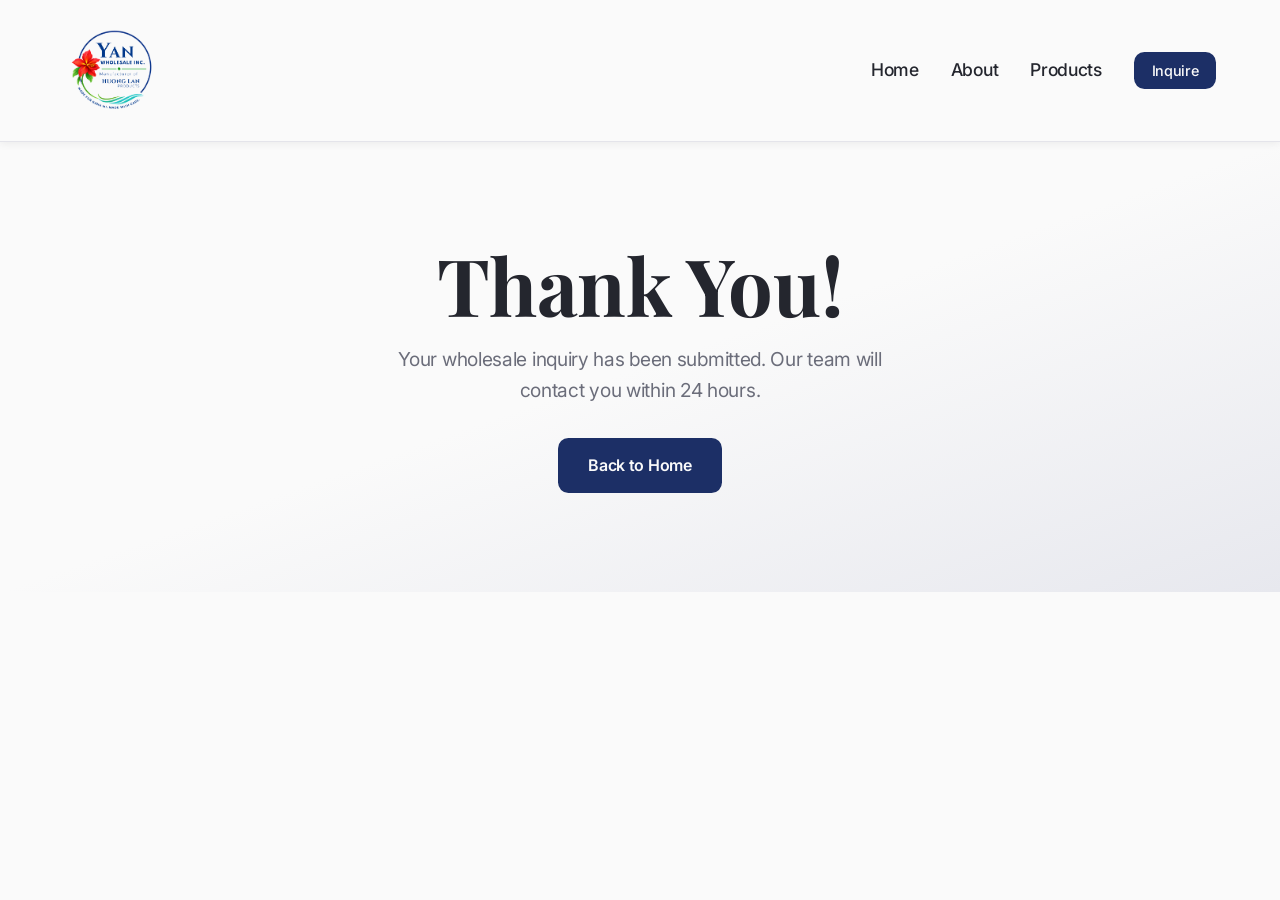
<file: thank-you.html>
<!DOCTYPE html>
<html lang="en">
<head>
<meta charset="UTF-8">
<meta name="viewport" content="width=device-width, initial-scale=1.0">
<title>Thank You - Yan Wholesale Inc.</title>
<link rel="icon" href="images/yan-logo.png">
<link rel="stylesheet" href="css/style.css">
</head>
<body>
<nav class="site-nav">
  <div class="container container-6xl nav-inner">
    <a href="index.html" class="logo"><img src="images/yan-logo.png" alt="Yan Wholesale Inc."></a>
    <div class="nav-links">
      <a href="index.html">Home</a>
      <a href="about.html">About</a>
      <a href="products.html">Products</a>
      <a href="contact.html" class="inquire">Inquire</a>
    </div>
  </div>
</nav>
<section class="hero" style="min-height:50vh; display:flex; align-items:center;">
  <div class="container" style="text-align:center;">
    <h1 class="text-hero">Thank You!</h1>
    <p class="lead" style="max-width:520px; margin:0 auto 2rem;">Your wholesale inquiry has been submitted. Our team will contact you within 24 hours.</p>
    <a href="index.html" class="btn btn-primary">Back to Home</a>
  </div>
</section>
</body>
</html>
</file>
<file: css/style.css>
@import url('https://fonts.googleapis.com/css2?family=Playfair+Display:wght@600;700;800&family=Inter:wght@300;400;500;600;700&display=swap');

:root {
  --primary: #1c2f66;
  --primary-dark: #14224a;
  --primary-foreground: #fafafa;
  --background: #fafafa;
  --foreground: #24262e;
  --card: #ffffff;
  --secondary: #e7e8ee;
  --secondary-foreground: #40425a;
  --muted-foreground: #6b6d7a;
  --border: #e4e4ea;
  --accent-green: #2f7d4f;
  --radius: 0.65rem;
}

* {
  box-sizing: border-box;
}

body {
  margin: 0;
  font-family: 'Inter', sans-serif;
  letter-spacing: -0.3px;
  background: var(--background);
  color: var(--foreground);
  font-size: 110%;
  line-height: 1.5;
}

h1, h2, h3, h4, h5, h6 {
  font-family: 'Playfair Display', serif;
  font-weight: 700;
  letter-spacing: -0.5px;
  margin: 0 0 0.5em;
}

a {
  color: inherit;
  text-decoration: none;
}

img {
  max-width: 100%;
  display: block;
}

.container {
  width: 100%;
  max-width: 1280px;
  margin: 0 auto;
  padding: 0 1rem;
}

@media (min-width: 640px) {
  .container { padding: 0 1.5rem; }
}
@media (min-width: 1024px) {
  .container { padding: 0 2rem; }
}

/* Section width variants, matching the production site's layout system */
.container-6xl { max-width: 1152px; }
.container-4xl { max-width: 896px; }

/* Buttons */
.btn {
  display: inline-flex;
  align-items: center;
  gap: 0.5rem;
  padding: 0.85rem 1.75rem;
  border-radius: var(--radius);
  font-weight: 600;
  font-size: 1rem;
  cursor: pointer;
  border: 2px solid transparent;
  transition: background 0.2s ease, color 0.2s ease;
}

.btn-primary {
  background: var(--primary);
  color: var(--primary-foreground);
}
.btn-primary:hover { background: var(--primary-dark); }

.btn-outline {
  background: transparent;
  border-color: var(--primary);
  color: var(--primary);
}
.btn-outline:hover { background: rgba(28, 47, 102, 0.06); }

.btn-light {
  background: var(--primary-foreground);
  color: var(--primary);
}
.btn-light:hover { opacity: 0.92; }

/* Navigation */
.site-nav {
  position: sticky;
  top: 0;
  z-index: 50;
  background: rgba(250, 250, 250, 0.95);
  backdrop-filter: blur(6px);
  border-bottom: 1px solid var(--border);
  box-shadow: 0 2px 8px rgba(0,0,0,0.06);
}

.site-nav .nav-inner {
  display: flex;
  align-items: center;
  justify-content: space-between;
  padding: 1.1rem 0;
}

.site-nav .logo img {
  height: 106px;
  width: auto;
}

.nav-links {
  display: flex;
  align-items: center;
  gap: 2rem;
}

.nav-links a {
  color: var(--foreground);
  font-weight: 500;
  font-family: 'Inter', sans-serif;
}

.nav-links a:hover,
.nav-links a.active {
  color: var(--primary);
  font-weight: 600;
}

.nav-links .inquire {
  padding: 0.5rem 1.1rem;
  background: var(--primary);
  color: var(--primary-foreground);
  border-radius: var(--radius);
  font-size: 0.9rem;
}

.nav-toggle {
  display: none;
  background: none;
  border: none;
  font-size: 1.5rem;
  cursor: pointer;
  color: var(--foreground);
}

.mobile-menu {
  display: none;
  flex-direction: column;
  gap: 0.75rem;
  padding: 1rem;
  border-top: 1px solid var(--border);
}

.mobile-menu a {
  padding: 0.5rem 0;
  font-weight: 500;
  font-family: 'Inter', sans-serif;
}

@media (max-width: 900px) {
  .nav-links { display: none; }
  .nav-toggle { display: block; margin-left: auto; }
  .mobile-menu.open { display: flex; }
}

/* Sections */
.section {
  padding: 4rem 0;
}
.section-card { background: var(--card); }
.section-primary { background: var(--primary); color: var(--primary-foreground); }

.hero {
  background: linear-gradient(to bottom right, var(--background), var(--background), #e7e8ee);
  padding: 5rem 0;
}

.hero-grid {
  display: grid;
  grid-template-columns: 1fr;
  gap: 2rem;
  align-items: center;
}

.hero-logo {
  display: none;
  justify-content: center;
}
.hero-logo img {
  max-width: 220px;
  filter: drop-shadow(0 12px 24px rgba(0,0,0,0.15));
}

@media (min-width: 900px) {
  .hero-grid {
    grid-template-columns: 1fr 1fr;
    grid-template-areas:
      "text logo"
      "stats logo";
    gap: 1rem 3rem;
    align-items: start;
  }
  .hero-text { grid-area: text; }
  .hero-logo { grid-area: logo; align-self: center; display: flex; }
  .stats { grid-area: stats; }
  .hero-logo img { max-width: 490px; }
}

.text-hero {
  font-size: 3.3rem;
  line-height: 1.1;
  margin-bottom: 1rem;
}
@media (min-width: 768px) {
  .text-hero { font-size: 4.95rem; }
}

.lead {
  font-size: 1.2rem;
  color: var(--muted-foreground);
  line-height: 1.6;
}

.stats {
  display: flex;
  gap: 2rem;
  padding-top: 2rem;
  margin-top: 2rem;
  border-top: 1px solid var(--border);
}

.stats .num {
  font-size: 2.06rem;
  font-weight: 700;
  color: var(--primary);
  font-family: 'Inter', sans-serif;
}
.stats .label {
  font-size: 0.95rem;
  color: var(--muted-foreground);
}

.section-title {
  font-size: 2.475rem;
  margin-bottom: 1rem;
}
@media (min-width: 768px) {
  .section-title { font-size: 3.3rem; }
}

.section-subtitle {
  font-size: 1.65rem;
  color: var(--muted-foreground);
  max-width: 42rem;
}
@media (min-width: 768px) {
  .section-subtitle { font-size: 2.06rem; }
}

.cards-3 {
  display: grid;
  grid-template-columns: 1fr;
  gap: 2rem;
  margin-top: 3rem;
}
@media (min-width: 768px) {
  .cards-3 { grid-template-columns: repeat(3, 1fr); }
}

.feature-card {
  background: var(--background);
  border-radius: 0.85rem;
  padding: 2rem;
  box-shadow: 0 2px 8px rgba(0,0,0,0.08);
}
.feature-card h3 { margin-bottom: 0.5rem; }
.feature-card p { color: var(--muted-foreground); margin: 0; }
.feature-icon {
  width: 44px;
  height: 44px;
  margin-bottom: 1rem;
  color: var(--primary);
}

/* Product cards */
.product-category {
  margin-bottom: 4rem;
}
.product-category h2 { margin-bottom: 0.25rem; }
.product-category > p { color: var(--muted-foreground); font-size: 1.1rem; margin-bottom: 2rem; }

.product-card {
  border: 1px solid var(--border);
  border-radius: 0.65rem;
  overflow: hidden;
  background: var(--card);
  margin-bottom: 2rem;
}

.product-card-header {
  display: flex;
  justify-content: space-between;
  align-items: flex-start;
  gap: 1rem;
  padding: 1rem 1.5rem;
  background: linear-gradient(to right, rgba(28,47,102,0.08), rgba(28,47,102,0.03));
  border-bottom: 1px solid var(--border);
}
.product-card-header h3 { margin-bottom: 0.15rem; font-size: 1.3rem; }
.product-card-header .sku { color: var(--muted-foreground); margin: 0; }
.pill {
  display: inline-block;
  background: var(--primary);
  color: var(--primary-foreground);
  padding: 0.3rem 0.8rem;
  border-radius: 999px;
  font-size: 0.85rem;
  font-weight: 600;
  white-space: nowrap;
}

.product-card-body {
  display: grid;
  grid-template-columns: 1fr;
  gap: 1.5rem;
  padding: 1.5rem;
}
@media (min-width: 768px) {
  .product-card-body { grid-template-columns: 1fr 300px; }
}

.spec-grid {
  display: grid;
  grid-template-columns: 1fr 1fr;
  gap: 0.75rem;
  padding: 0.75rem 0;
  margin: 1rem 0;
  border-top: 1px solid var(--border);
  border-bottom: 1px solid var(--border);
}
.spec-grid .spec-label {
  font-size: 0.8rem;
  font-weight: 600;
  color: var(--muted-foreground);
  text-transform: uppercase;
  letter-spacing: 0.03em;
  margin: 0;
}
.spec-grid .spec-value { margin: 0; font-weight: 500; }

.feature-tags {
  display: flex;
  flex-wrap: wrap;
  gap: 0.5rem;
  margin-top: 0.5rem;
}
.feature-tags span {
  background: rgba(231,232,238,0.7);
  color: var(--secondary-foreground);
  font-size: 0.85rem;
  padding: 0.25rem 0.6rem;
  border-radius: 0.35rem;
}

.product-image {
  display: flex;
  align-items: center;
  justify-content: center;
  background: rgba(231,232,238,0.4);
  border-radius: 0.5rem;
  overflow: hidden;
  min-height: 180px;
}

/* Contact page */
.contact-grid {
  display: grid;
  grid-template-columns: 1fr;
  gap: 3rem;
}
@media (min-width: 900px) {
  .contact-grid { grid-template-columns: 1fr 2fr; }
}

.contact-item {
  display: flex;
  gap: 1rem;
  margin-bottom: 1.5rem;
}
.contact-item .icon { color: var(--primary); flex-shrink: 0; }
.contact-item h3 { font-family: 'Inter', sans-serif; font-size: 1rem; font-weight: 600; margin-bottom: 0.25rem; }
.contact-item p { margin: 0; color: var(--muted-foreground); }
.contact-item a { color: var(--primary); }
.contact-item a:hover { text-decoration: underline; }

.hours-box {
  background: var(--card);
  border: 1px solid var(--border);
  border-radius: var(--radius);
  padding: 1.5rem;
}
.hours-box h3 { font-family: 'Inter', sans-serif; font-size: 1rem; margin-bottom: 0.75rem; }
.hours-box p { margin: 0.25rem 0; color: var(--muted-foreground); font-size: 0.95rem; }

form.inquiry {
  display: flex;
  flex-direction: column;
  gap: 1.5rem;
}
.form-group { margin-bottom: 1rem; }
.form-group label {
  display: block;
  font-size: 0.9rem;
  font-weight: 500;
  margin-bottom: 0.4rem;
}
.form-row {
  display: grid;
  grid-template-columns: 1fr;
  gap: 1rem;
}
@media (min-width: 768px) {
  .form-row { grid-template-columns: 1fr 1fr; }
}
input[type="text"], input[type="email"], input[type="tel"], textarea {
  width: 100%;
  padding: 0.7rem 0.85rem;
  border: 1px solid var(--border);
  border-radius: var(--radius);
  font-family: 'Inter', sans-serif;
  font-size: 1rem;
  background: var(--card);
  color: var(--foreground);
}
textarea { min-height: 8rem; resize: vertical; }

.checkbox-list, .radio-list {
  display: flex;
  flex-direction: column;
  gap: 0.6rem;
}
.checkbox-list label, .radio-list label {
  display: flex;
  align-items: center;
  gap: 0.6rem;
  font-size: 0.95rem;
  font-weight: 500;
  cursor: pointer;
}

.form-actions {
  display: flex;
  gap: 1rem;
  padding-top: 0.5rem;
}
.form-actions .btn { flex: 1; justify-content: center; }

/* About page lists */
.about-block { border-top: 1px solid var(--border); padding-top: 3rem; margin-top: 3rem; }
.about-block:first-child { border-top: none; padding-top: 0; margin-top: 0; }
.about-block p { font-size: 1.05rem; line-height: 1.7; margin-bottom: 1.25rem; }
.about-list { list-style: none; padding: 0; margin: 1.5rem 0; }
.about-list li { display: flex; gap: 0.75rem; margin-bottom: 0.6rem; }
.about-list li::before { content: "•"; color: var(--primary); font-weight: 700; }

.values-grid {
  display: grid;
  grid-template-columns: 1fr;
  gap: 1.5rem;
  margin-top: 1.5rem;
}
@media (min-width: 768px) {
  .values-grid { grid-template-columns: 1fr 1fr; }
}
.value-card {
  background: var(--card);
  border: 1px solid var(--border);
  border-radius: var(--radius);
  padding: 1.5rem;
}
.value-card h3 { font-size: 1.1rem; color: var(--primary); margin-bottom: 0.5rem; }
.value-card p { margin: 0; color: var(--muted-foreground); }

/* Footer */
.site-footer {
  background: #1a1c24;
  color: rgba(250,250,250,0.9);
}
.footer-grid {
  display: grid;
  grid-template-columns: 1fr;
  gap: 3rem;
  padding: 4rem 0 2rem;
}
@media (min-width: 768px) {
  .footer-grid { grid-template-columns: repeat(3, 1fr); }
}
.footer-grid h3 { font-family: 'Inter', sans-serif; font-size: 1.1rem; margin-bottom: 1rem; }
.footer-grid p, .footer-grid a { color: rgba(250,250,250,0.75); font-size: 0.9rem; }
.footer-grid ul { list-style: none; padding: 0; margin: 0; }
.footer-grid li { margin-bottom: 0.5rem; }
.footer-grid a:hover { color: #fff; }
.footer-contact-item { display: flex; gap: 0.75rem; margin-bottom: 1rem; }

.footer-bottom {
  border-top: 1px solid rgba(250,250,250,0.15);
  padding: 1.5rem 0;
  display: flex;
  flex-wrap: wrap;
  gap: 1rem;
  justify-content: space-between;
  align-items: center;
  font-size: 0.85rem;
  color: rgba(250,250,250,0.6);
}
.footer-bottom .links { display: flex; gap: 1.5rem; }
.footer-note {
  padding: 1.5rem 0;
  border-top: 1px solid rgba(250,250,250,0.15);
  margin-top: 1rem;
  font-size: 0.9rem;
  color: rgba(250,250,250,0.7);
}

/* Carousel - matches production CompanyCarousel component */
.carousel {
  width: 100%;
  background: var(--background);
  border-radius: var(--radius);
  overflow: hidden;
}

.carousel-main {
  position: relative;
  width: 100%;
  aspect-ratio: 16 / 9;
  background: var(--secondary);
  overflow: hidden;
}

.carousel-slide {
  position: absolute;
  inset: 0;
  opacity: 0;
  transition: opacity 0.5s ease;
}
.carousel-slide.active { opacity: 1; z-index: 1; }

.carousel-slide img {
  width: 100%;
  height: 100%;
  object-fit: cover;
  display: block;
}

.carousel-slide.img-missing::before {
  content: "Photo coming soon";
  position: absolute;
  inset: 0;
  display: flex;
  align-items: center;
  justify-content: center;
  color: var(--muted-foreground);
  font-size: 0.9rem;
  background: rgba(231,232,238,0.6);
}

.carousel-caption-overlay {
  position: absolute;
  inset: 0;
  display: flex;
  align-items: flex-end;
  background: linear-gradient(to top, rgba(0,0,0,0.6), transparent 60%);
  pointer-events: none;
}
.carousel-caption-overlay p {
  color: #fff;
  font-size: 1.1rem;
  font-weight: 600;
  padding: 1.5rem;
  margin: 0;
}

.carousel-btn {
  position: absolute;
  top: 50%;
  transform: translateY(-50%);
  background: rgba(255,255,255,0.8);
  border: none;
  width: 36px;
  height: 36px;
  border-radius: 50%;
  cursor: pointer;
  color: var(--foreground);
  font-size: 1rem;
  z-index: 2;
  transition: background 0.2s ease;
}
.carousel-btn.prev { left: 1rem; }
.carousel-btn.next { right: 1rem; }
.carousel-btn:hover { background: #fff; }

.carousel-counter {
  position: absolute;
  top: 1rem;
  right: 1rem;
  z-index: 2;
  background: rgba(0,0,0,0.6);
  color: #fff;
  font-size: 0.85rem;
  font-weight: 500;
  padding: 0.25rem 0.75rem;
  border-radius: 999px;
}

.carousel-thumbs {
  display: flex;
  gap: 0.5rem;
  padding: 1rem;
  background: var(--card);
  overflow-x: auto;
}
.carousel-thumbs button {
  flex-shrink: 0;
  width: 80px;
  height: 80px;
  border-radius: var(--radius);
  overflow: hidden;
  border: 2px solid var(--border);
  padding: 0;
  cursor: pointer;
  background: var(--secondary);
}
.carousel-thumbs button.active {
  border-color: var(--primary);
  box-shadow: 0 0 0 2px rgba(28,47,102,0.25);
}
.carousel-thumbs img {
  width: 100%;
  height: 100%;
  object-fit: cover;
  display: block;
}

.carousel-dots {
  display: flex;
  justify-content: center;
  gap: 0.5rem;
  padding: 1rem;
  background: rgba(231,232,238,0.4);
}
.carousel-dots button {
  height: 8px;
  width: 8px;
  border-radius: 999px;
  border: none;
  background: var(--border);
  cursor: pointer;
  padding: 0;
  transition: all 0.2s ease;
}
.carousel-dots button.active { background: var(--primary); width: 28px; }
</file>
